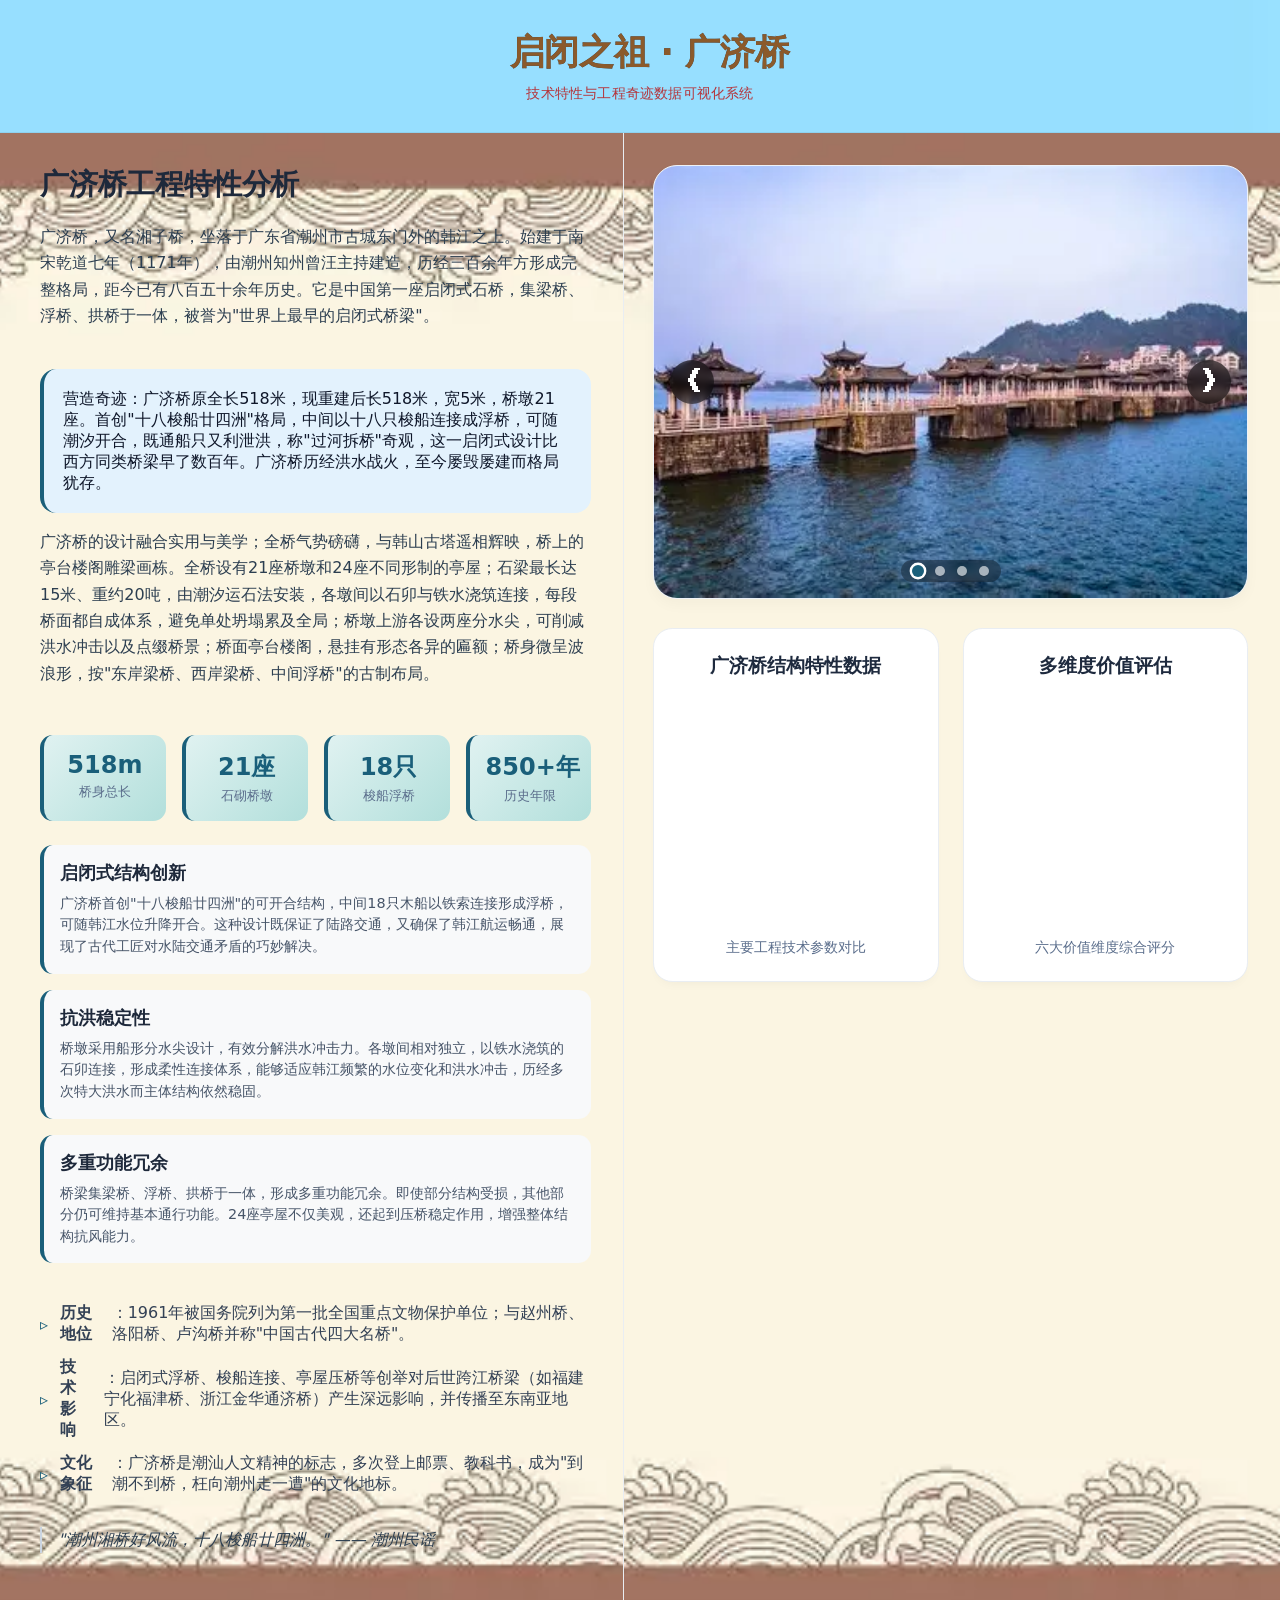
<file: guangji.html>
<!DOCTYPE html>
<html lang="zh-CN">
<head>
    <meta charset="UTF-8">
    <meta name="viewport" content="width=device-width, initial-scale=1.0, viewport-fit=cover">
    <title>广济桥 - 技术特性数据可视化</title>
    <!-- 引入ECharts库 -->
    <script src="https://cdn.staticfile.org/echarts/5.4.3/echarts.min.js"></script>
    <style>
        * {
            margin: 0;
            padding: 0;
            box-sizing: border-box;
        }

        html, body {
            width: 100%;
            height: 100%;
            margin: 0;
            padding: 0;
        }

        body {
            background: #f5f7fa;
            font-family: 'Inter', system-ui, -apple-system, 'Segoe UI', Roboto, 'Helvetica Neue', sans-serif;
        }

        .layout-card {
            width: 100%;
            margin: 0;
            background: rgba(255, 255, 255, 0.95);
            box-shadow: 0 8px 20px rgba(0, 0, 0, 0.08);
            overflow: hidden;
            border-radius: 0;
        }

        .global-header {
            background: url('赵州桥背景.jpg') no-repeat center center;
            background-size: cover;
            padding: 1.8rem 2.5rem;
            border-bottom: 1px solid rgba(0, 0, 0, 0.06);
            box-shadow: 0 1px 2px rgba(0, 0, 0, 0.02);
            text-align: center;
        }

        .global-header h1 {
            font-size: 2.2rem;
            font-weight: 700;
            background: linear-gradient(135deg, #1E2A3E, #2C3E50);
            background-clip: text;
            -webkit-background-clip: text;
            color: #8b5a2b;
            letter-spacing: -0.3px;
            display: inline-block;
            padding-left: 1.2rem;
        }

        .global-header .sub {
            color: rgba(188, 11, 11, 0.8);
            margin-top: 0.5rem;
            font-size: 0.9rem;
            font-weight: 400;
            letter-spacing: 0.2px;
        }

        .content-split {
            display: grid;
            grid-template-columns: 1fr 1.05fr;
            gap: 0;
            background: #fefefe;
        }

        .left-text {
         background: url('赵州桥文字.jpg') no-repeat center center;
         background-size: cover;
         padding: 2rem 2rem 2rem 2.5rem;
         border-right: 1px solid #e9edf2;
         transition: all 0.2s;
       }

        .text-card {
            height: 100%;
            display: flex;
            flex-direction: column;
            justify-content: flex-start;
        }

        .text-card h2 {
            font-size: 1.8rem;
            font-weight: 600;
            color: #1e293b;
            margin-bottom: 1.2rem;
            letter-spacing: -0.2px;
        }

        .text-card p {
            color: #2c3e50;
            line-height: 1.65;
            font-size: 1rem;
            margin-bottom: 1.5rem;
        }

        .text-card .highlight {
            background: #e3f2fd;
            padding: 1.2rem;
            border-radius: 1rem;
            margin: 1rem 0;
            font-weight: 500;
            color: #0f172a;
            border-left: 4px solid #1a5f7a;
        }

        .text-card ul {
            list-style: none;
            margin-top: 0.5rem;
        }

        .text-card li {
            margin-bottom: 0.75rem;
            display: flex;
            align-items: center;
            gap: 0.75rem;
            color: #334155;
        }

        .text-card li::before {
            content: "▹";
            color: #1a5f7a;
            font-weight: bold;
        }

        .right-area {
           display: flex;
           flex-direction: column;
           background: url('赵州桥文字.jpg') no-repeat center center;
           background-size: cover;
           padding: 2rem 2rem 2rem 1.8rem;
           gap: 1.8rem;
       }

        .image-carousel {
            position: relative;
            background: #f8fafc;
            border-radius: 1.5rem;
            overflow: hidden;
            box-shadow: 0 6px 14px rgba(0, 0, 0, 0.03);
            border: 1px solid #eef2f8;
            min-height: 260px;
            display: flex;
            align-items: center;
            justify-content: center;
        }

        .carousel-img {
            width: 100%;
            height: auto;
            display: block;
            object-fit: cover;
            transition: opacity 0.2s ease;
        }

        .carousel-btn {
            position: absolute;
            top: 50%;
            transform: translateY(-50%);
            background: rgba(0, 0, 0, 0.55);
            backdrop-filter: blur(4px);
            border: none;
            color: white;
            font-size: 2rem;
            font-weight: 500;
            width: 44px;
            height: 44px;
            border-radius: 60px;
            display: flex;
            align-items: center;
            justify-content: center;
            cursor: pointer;
            transition: all 0.2s ease;
            z-index: 20;
            font-family: monospace;
            line-height: 1;
            padding: 0;
            box-shadow: 0 2px 8px rgba(0,0,0,0.2);
        }

        .carousel-btn:hover {
            background: rgba(0, 0, 0, 0.85);
            transform: translateY(-50%) scale(1.03);
        }

        .carousel-btn.prev {
            left: 16px;
        }

        .carousel-btn.next {
            right: 16px;
        }

        .carousel-dots {
            position: absolute;
            bottom: 16px;
            left: 0;
            right: 0;
            display: flex;
            justify-content: center;
            gap: 12px;
            z-index: 20;
            padding: 6px 12px;
            background: rgba(0,0,0,0.3);
            backdrop-filter: blur(4px);
            border-radius: 40px;
            width: fit-content;
            margin: 0 auto;
            pointer-events: none;
        }

        .dot {
            width: 10px;
            height: 10px;
            background-color: rgba(255, 255, 255, 0.6);
            border-radius: 50%;
            transition: all 0.2s;
            cursor: pointer;
            pointer-events: auto;
            box-shadow: 0 1px 2px rgba(0,0,0,0.2);
        }

        .dot.active {
            background-color: #1a5f7a;
            transform: scale(1.2);
            box-shadow: 0 0 0 2px white;
        }

        .dot:hover {
            background-color: #ffffff;
        }

        .charts-split {
            display: grid;
            grid-template-columns: 1fr 1fr;
            gap: 1.5rem;
        }

        .chart-card {
            background: #ffffff;
            border-radius: 1.2rem;
            border: 1px solid #e9edf2;
            box-shadow: 0 6px 12px -6px rgba(0, 0, 0, 0.05);
            transition: all 0.25s ease;
            min-height: 260px;
            display: flex;
            flex-direction: column;
            overflow: hidden;
        }

        .chart-container {
            padding: 1.5rem 1rem;
            flex: 1;
            display: flex;
            flex-direction: column;
            align-items: center;
            justify-content: center;
            min-height: 220px;
        }

        .chart-title {
            font-size: 1.2rem;
            font-weight: 600;
            color: #1e2a3e;
            margin-bottom: 0.8rem;
            text-align: center;
        }

        .chart-description {
            font-size: 0.85rem;
            color: #5b6e8c;
            margin-top: 0.4rem;
            text-align: center;
            line-height: 1.4;
        }

        /* 新增：技术特性卡片样式 */
        .tech-stats-container {
            display: grid;
            grid-template-columns: repeat(auto-fit, minmax(120px, 1fr));
            gap: 1rem;
            margin-top: 1.5rem;
        }

        .tech-stat-box {
            background: linear-gradient(135deg, #e0f2f1, #b2dfdb);
            padding: 1rem;
            border-radius: 0.8rem;
            text-align: center;
            border-left: 4px solid #1a5f7a;
        }

        .stat-value {
            font-size: 1.5rem;
            font-weight: bold;
            color: #1a5f7a;
        }

        .stat-label {
            font-size: 0.8rem;
            color: #5b6e8c;
            margin-top: 0.3rem;
        }

        .feature-item {
            background: #f8f9fa;
            padding: 1rem;
            border-radius: 0.8rem;
            margin-bottom: 1rem;
            border-left: 4px solid #1a5f7a;
        }

        .feature-title {
            color: #1e293b;
            font-size: 1.1rem;
            font-weight: 600;
            margin-bottom: 0.5rem;
        }

        .feature-desc {
            color: #475569;
            line-height: 1.5;
            font-size: 0.9rem;
        }

        @media (max-width: 950px) {
            .content-split {
                grid-template-columns: 1fr;
                gap: 0;
            }
            .left-text {
                border-right: none;
                border-bottom: 1px solid #e9edf2;
                padding: 1.8rem;
            }
            .right-area {
                padding: 1.8rem;
            }
            .global-header h1 {
                font-size: 1.8rem;
            }
            .carousel-btn {
                width: 38px;
                height: 38px;
                font-size: 1.8rem;
            }
        }

        @media (max-width: 640px) {
            .charts-split {
                grid-template-columns: 1fr;
                gap: 1rem;
            }
            .chart-card {
                min-height: 220px;
            }
            .right-area {
                gap: 1.2rem;
            }
            .global-header {
                padding: 1.2rem 1.5rem;
            }
            .text-card h2 {
                font-size: 1.5rem;
            }
            .carousel-btn {
                width: 32px;
                height: 32px;
                font-size: 1.4rem;
            }
            .carousel-dots {
                bottom: 8px;
                gap: 8px;
            }
            .dot {
                width: 8px;
                height: 8px;
            }
        }

        @import url('https://fonts.googleapis.com/css2?family=Inter:opsz,wght@14..32,300;14..32,400;14..32,500;14..32,600;14..32,700&display=swap');
    </style>
</head>
<body>
<div class="layout-card">
    <!-- 全局第一行：标题部分 -->
    <div class="global-header">
        <h1>启闭之祖 · 广济桥</h1>
        <div class="sub">技术特性与工程奇迹数据可视化系统</div>
    </div>

    <!-- 内容区域：左右分开 -->
    <div class="content-split">
        <!-- 左侧文字区域 -->
        <div class="left-text">
            <div class="text-card">
                <h2>广济桥工程特性分析</h2>
                
                <p>广济桥，又名湘子桥，坐落于广东省潮州市古城东门外的韩江之上。始建于南宋乾道七年（1171年），由潮州知州曾汪主持建造，历经三百余年方形成完整格局，距今已有八百五十余年历史。它是中国第一座启闭式石桥，集梁桥、浮桥、拱桥于一体，被誉为"世界上最早的启闭式桥梁"。</p>

                <div class="highlight">
                    营造奇迹：广济桥原全长518米，现重建后长518米，宽5米，桥墩21座。首创"十八梭船廿四洲"格局，中间以十八只梭船连接成浮桥，可随潮汐开合，既通船只又利泄洪，称"过河拆桥"奇观，这一启闭式设计比西方同类桥梁早了数百年。广济桥历经洪水战火，至今屡毁屡建而格局犹存。
                </div>

                <p>广济桥的设计融合实用与美学；全桥气势磅礴，与韩山古塔遥相辉映，桥上的亭台楼阁雕梁画栋。全桥设有21座桥墩和24座不同形制的亭屋；石梁最长达15米、重约20吨，由潮汐运石法安装，各墩间以石卯与铁水浇筑连接，每段桥面都自成体系，避免单处坍塌累及全局；桥墩上游各设两座分水尖，可削减洪水冲击以及点缀桥景；桥面亭台楼阁，悬挂有形态各异的匾额；桥身微呈波浪形，按"东岸梁桥、西岸梁桥、中间浮桥"的古制布局。</p>

                <!-- 广济桥技术特性统计 -->
                <div class="tech-stats-container">
                    <div class="tech-stat-box">
                        <div class="stat-value">518m</div>
                        <div class="stat-label">桥身总长</div>
                    </div>
                    <div class="tech-stat-box">
                        <div class="stat-value">21座</div>
                        <div class="stat-label">石砌桥墩</div>
                    </div>
                    <div class="tech-stat-box">
                        <div class="stat-value">18只</div>
                        <div class="stat-label">梭船浮桥</div>
                    </div>
                    <div class="tech-stat-box">
                        <div class="stat-value">850+年</div>
                        <div class="stat-label">历史年限</div>
                    </div>
                </div>

                <!-- 技术特性详细分析 -->
                <div style="margin-top: 1.5rem;">
                    <div class="feature-item">
                        <div class="feature-title">启闭式结构创新</div>
                        <div class="feature-desc">广济桥首创"十八梭船廿四洲"的可开合结构，中间18只木船以铁索连接形成浮桥，可随韩江水位升降开合。这种设计既保证了陆路交通，又确保了韩江航运畅通，展现了古代工匠对水陆交通矛盾的巧妙解决。</div>
                    </div>
                    
                    <div class="feature-item">
                        <div class="feature-title">抗洪稳定性</div>
                        <div class="feature-desc">桥墩采用船形分水尖设计，有效分解洪水冲击力。各墩间相对独立，以铁水浇筑的石卯连接，形成柔性连接体系，能够适应韩江频繁的水位变化和洪水冲击，历经多次特大洪水而主体结构依然稳固。</div>
                    </div>
                    
                    <div class="feature-item">
                        <div class="feature-title">多重功能冗余</div>
                        <div class="feature-desc">桥梁集梁桥、浮桥、拱桥于一体，形成多重功能冗余。即使部分结构受损，其他部分仍可维持基本通行功能。24座亭屋不仅美观，还起到压桥稳定作用，增强整体结构抗风能力。</div>
                    </div>
                </div>

                <ul style="margin-top: 1.5rem;">
                    <li><strong>历史地位</strong>：1961年被国务院列为第一批全国重点文物保护单位；与赵州桥、洛阳桥、卢沟桥并称"中国古代四大名桥"。</li>
                    <li><strong>技术影响</strong>：启闭式浮桥、梭船连接、亭屋压桥等创举对后世跨江桥梁（如福建宁化福津桥、浙江金华通济桥）产生深远影响，并传播至东南亚地区。</li>
                    <li><strong>文化象征</strong>：广济桥是潮汕人文精神的标志，多次登上邮票、教科书，成为"到潮不到桥，枉向潮州走一遭"的文化地标。</li>
                </ul>

                <p style="margin-top: 1.2rem; font-style: italic; border-left: 2px solid #cbd5e1; padding-left: 1rem;">
                    "潮州湘桥好风流，十八梭船廿四洲。" —— 潮州民谣
                </p>
            </div>
        </div>

        <!-- 右侧区域：上下结构 -->
        <div class="right-area">
            <!-- 右侧上半部分：图集轮播组件 -->
            <div class="image-carousel" id="guangjiCarousel">
                <img class="carousel-img" id="carouselImage" src="" alt="广济桥图集">
                <button class="carousel-btn prev" id="prevBtn" aria-label="上一张">❮</button>
                <button class="carousel-btn next" id="nextBtn" aria-label="下一张">❯</button>
                <div class="carousel-dots" id="dotsContainer"></div>
            </div>

            <!-- 右侧下半部分：图表区域 -->
            <div class="charts-split">
                <!-- 左侧图表容器：结构特性柱状图 -->
                <div class="chart-card">
                    <div class="chart-container">
                        <div class="chart-title">广济桥结构特性数据</div>
                        <div id="structureChart" style="width: 100%; height: 240px;"></div>
                        <div class="chart-description">主要工程技术参数对比</div>
                    </div>
                </div>
                
                <!-- 右侧图表容器：多维度价值雷达图 -->
                <div class="chart-card">
                    <div class="chart-container">
                        <div class="chart-title">多维度价值评估</div>
                        <div id="radarChart" style="width: 100%; height: 240px;"></div>
                        <div class="chart-description">六大价值维度综合评分</div>
                    </div>
                </div>
            </div>
        </div>
    </div>
</div>

<script>
    // 广济桥图片轮播
    (function() {
        const imageList = [
            {
                src: "广济桥1.jpg",
                alt: "广济桥全景 - 世界最早的启闭式桥梁"
            },
            {
                src: "广济桥2.jpg",
                alt: "广济桥侧面景观与韩江"
            },
            {
                src: "广济桥3.jpg",
                alt: "广济桥亭屋与建筑细节"
            },
            {
                src: "广济桥4.jpg",
                alt: "广济桥梭船浮桥特写"
            }
        ];
        
        let currentIndex = 0;
        const carouselImg = document.getElementById('carouselImage');
        const prevBtn = document.getElementById('prevBtn');
        const nextBtn = document.getElementById('nextBtn');
        const dotsContainer = document.getElementById('dotsContainer');
        
        function generateDots() {
            dotsContainer.innerHTML = '';
            for (let i = 0; i < imageList.length; i++) {
                const dot = document.createElement('span');
                dot.classList.add('dot');
                if (i === currentIndex) dot.classList.add('active');
                dot.dataset.index = i;
                dot.addEventListener('click', (e) => {
                    e.stopPropagation();
                    const idx = parseInt(e.currentTarget.dataset.index);
                    if (!isNaN(idx) && idx !== currentIndex) {
                        currentIndex = idx;
                        updateImageAndDots();
                    }
                });
                dotsContainer.appendChild(dot);
            }
        }
        
        function updateImageAndDots() {
            if (!imageList.length) return;
            const currentImage = imageList[currentIndex];
            carouselImg.src = currentImage.src;
            carouselImg.alt = currentImage.alt;
            
            const dots = document.querySelectorAll('.dot');
            dots.forEach((dot, idx) => {
                if (idx === currentIndex) {
                    dot.classList.add('active');
                } else {
                    dot.classList.remove('active');
                }
            });
        }
        
        function nextImage() {
            if (imageList.length === 0) return;
            currentIndex = (currentIndex + 1) % imageList.length;
            updateImageAndDots();
        }
        
        function prevImage() {
            if (imageList.length === 0) return;
            currentIndex = (currentIndex - 1 + imageList.length) % imageList.length;
            updateImageAndDots();
        }
        
        function initCarousel() {
            if (imageList.length === 0) {
                carouselImg.src = "https://picsum.photos/id/104/800/500?grayscale";
                carouselImg.alt = "暂无广济桥图片";
                return;
            }
            generateDots();
            currentIndex = 0;
            updateImageAndDots();
            
            if (prevBtn) prevBtn.addEventListener('click', (e) => {
                e.preventDefault();
                prevImage();
            });
            if (nextBtn) nextBtn.addEventListener('click', (e) => {
                e.preventDefault();
                nextImage();
            });
            
            window.addEventListener('keydown', (e) => {
                if (e.key === 'ArrowLeft') {
                    prevImage();
                    e.preventDefault();
                } else if (e.key === 'ArrowRight') {
                    nextImage();
                    e.preventDefault();
                }
            });
        }
        
        function handleImageError() {
            const fallbackImages = [
                "https://picsum.photos/id/20/800/500?grayscale",
                "https://picsum.photos/id/96/800/500?grayscale"
            ];
            let usedFallback = false;
            carouselImg.onerror = function() {
                if (!usedFallback) {
                    usedFallback = true;
                    carouselImg.src = fallbackImages[0];
                    carouselImg.alt = "广济桥示意图片 (备用)";
                }
            };
        }
        
        initCarousel();
        handleImageError();
    })();
</script>

<script>
    // 初始化ECharts图表
    document.addEventListener('DOMContentLoaded', function() {
        if (typeof echarts === 'undefined') {
            console.error("ECharts未加载成功");
            return;
        }
        
        // 1. 结构特性柱状图
        const structureChart = echarts.init(document.getElementById('structureChart'));
        const structureOption = {
            tooltip: {
                trigger: 'axis',
                axisPointer: { type: 'shadow' },
                formatter: function(params) {
                    let result = params[0].name + '<br/>';
                    params.forEach(function(item) {
                        result += item.marker + item.seriesName + ': ' + item.value;
                        if (item.seriesName === '数值') {
                            if (params[0].name === '桥身长度') {
                                result += ' 米';
                            } else if (params[0].name === '历史年限') {
                                result += ' 年';
                            } else if (params[0].name === '桥墩数量') {
                                result += ' 座';
                            } else if (params[0].name === '梭船数量') {
                                result += ' 只';
                            }
                        }
                        result += '<br/>';
                    });
                    return result;
                }
            },
            grid: {
                left: '3%',
                right: '4%',
                bottom: '3%',
                top: '10%',
                containLabel: true
            },
            xAxis: {
                type: 'category',
                data: ['桥身长度', '桥墩数量', '梭船数量', '亭屋数量', '历史年限'],
                axisLine: { lineStyle: { color: '#7f8c8d' } },
                axisLabel: { 
                    color: '#5b6e8c',
                    fontSize: 12
                }
            },
            yAxis: {
                type: 'value',
                name: '数值',
                axisLine: { lineStyle: { color: '#7f8c8d' } },
                axisLabel: { 
                    color: '#5b6e8c',
                    fontSize: 12
                },
                splitLine: { 
                    lineStyle: { 
                        color: '#e9edf2',
                        type: 'dashed'
                    }
                }
            },
            series: [
                {
                    name: '数值',
                    type: 'bar',
                    barWidth: '60%',
                    data: [
                        { value: 518, itemStyle: { color: '#1a5f7a' } },
                        { value: 21, itemStyle: { color: '#2a7a94' } },
                        { value: 18, itemStyle: { color: '#3a94a9' } },
                        { value: 24, itemStyle: { color: '#4aadbe' } },
                        { value: 850, itemStyle: { color: '#5ac7d3' } }
                    ],
                    label: {
                        show: true,
                        position: 'top',
                        color: '#1e293b',
                        fontWeight: 'bold',
                        fontSize: 12
                    },
                    itemStyle: {
                        borderRadius: [4, 4, 0, 0]
                    }
                }
            ]
        };
        structureChart.setOption(structureOption);
        
        // 2. 多维度价值雷达图
        const radarChart = echarts.init(document.getElementById('radarChart'));
        const radarOption = {
            tooltip: {
                trigger: 'item'
            },
            radar: {
                indicator: [
                    { name: '历史价值', max: 10 },
                    { name: '技术创新', max: 10 },
                    { name: '文化意义', max: 10 },
                    { name: '艺术价值', max: 10 },
                    { name: '工程难度', max: 10 },
                    { name: '旅游价值', max: 10 }
                ],
                center: ['50%', '50%'],
                radius: '60%',
                axisName: { 
                    color: '#5b6e8c',
                    fontSize: 12
                },
                splitLine: {
                    lineStyle: {
                        color: '#e9edf2'
                    }
                },
                splitArea: {
                    show: true,
                    areaStyle: {
                        color: ['rgba(255,255,255,0.8)', 'rgba(240,242,245,0.6)']
                    }
                },
                axisLine: {
                    lineStyle: {
                        color: '#cbd5e1'
                    }
                }
            },
            series: [
                {
                    type: 'radar',
                    data: [
                        {
                            value: [9.2, 9.8, 9.5, 8.9, 9.7, 8.5],
                            name: '广济桥',
                            areaStyle: { 
                                color: 'rgba(26, 95, 122, 0.3)' 
                            },
                            lineStyle: { 
                                color: '#1a5f7a',
                                width: 2
                            },
                            itemStyle: { 
                                color: '#1a5f7a' 
                            },
                            label: {
                                show: true,
                                formatter: function(params) {
                                    return params.value;
                                },
                                color: '#1e293b',
                                fontWeight: 'bold',
                                fontSize: 11
                            }
                        }
                    ]
                }
            ]
        };
        radarChart.setOption(radarOption);
        
        // 窗口大小变化时重绘
        window.addEventListener('resize', function() {
            structureChart.resize();
            radarChart.resize();
        });
    });
</script>
</body>
</html>
</file>
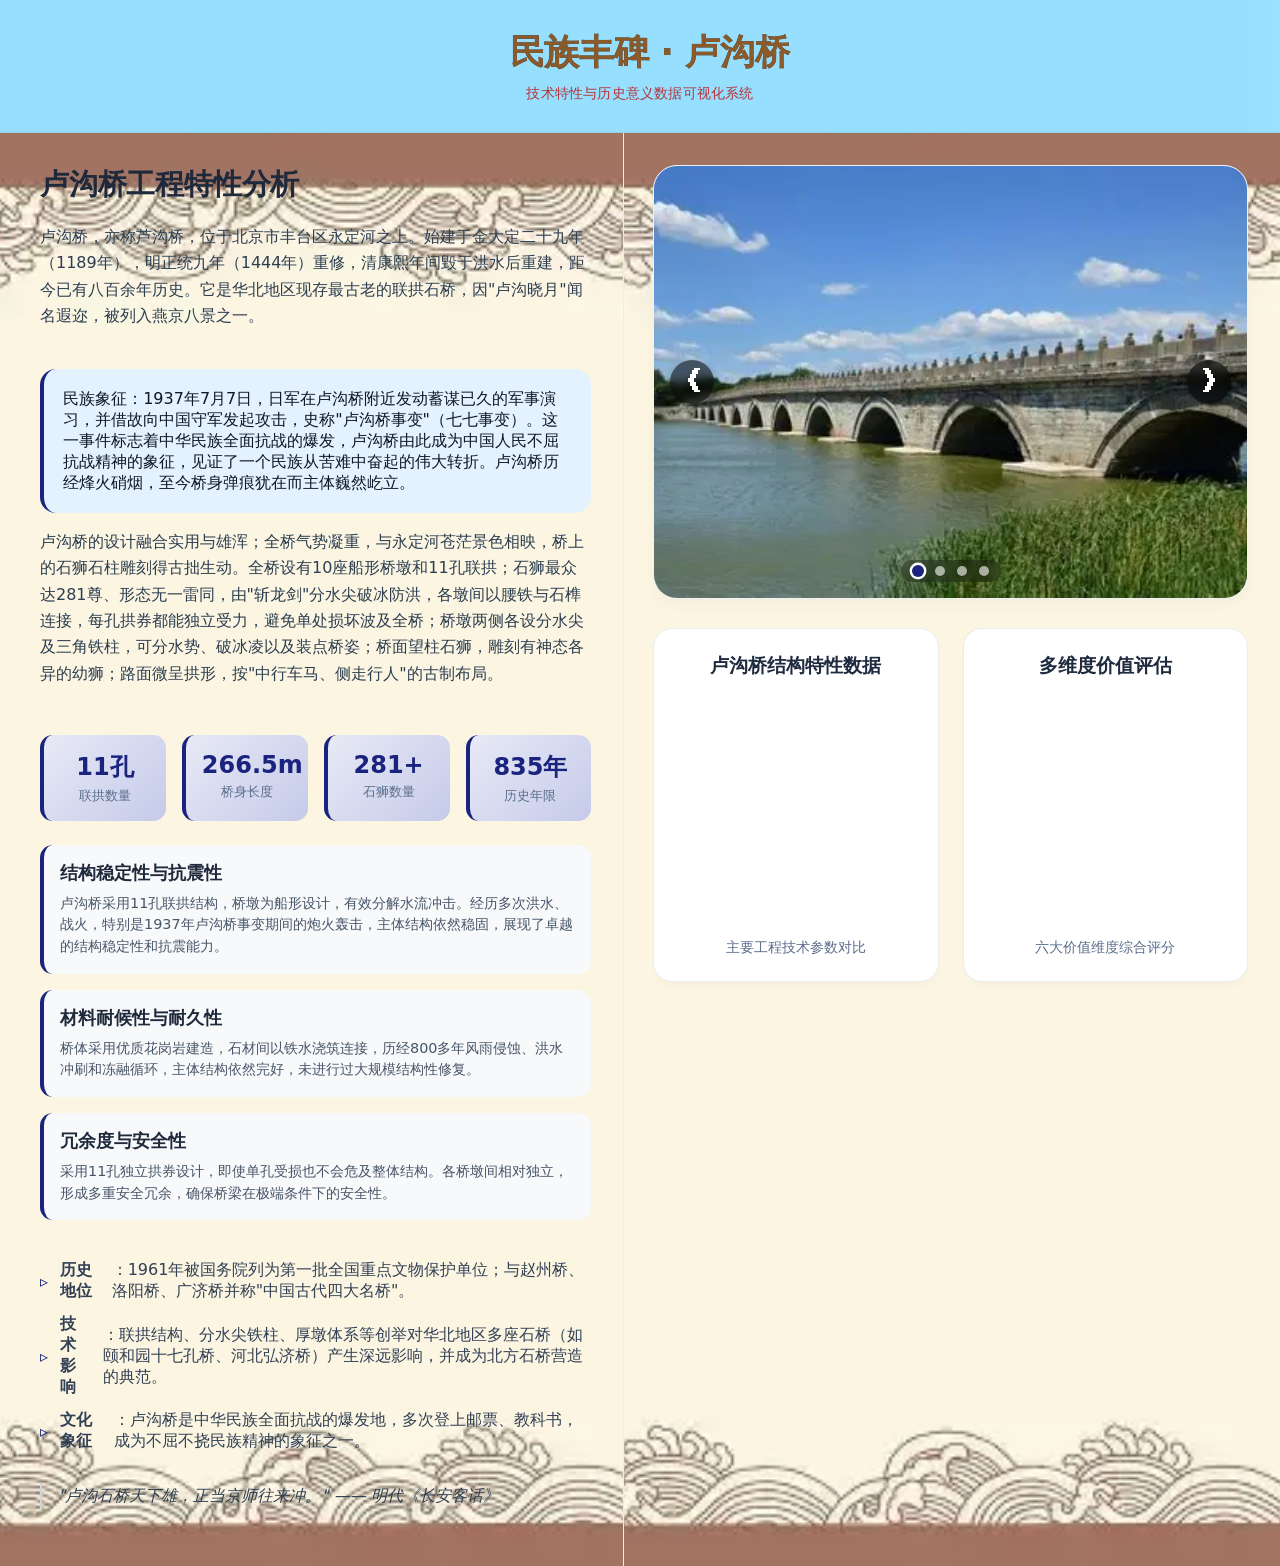
<file: lugou.html>
<!DOCTYPE html>
<html lang="zh-CN">
<head>
    <meta charset="UTF-8">
    <meta name="viewport" content="width=device-width, initial-scale=1.0, viewport-fit=cover">
    <title>卢沟桥 - 技术特性数据可视化</title>
    <!-- 引入ECharts库 -->
    <script src="https://cdn.staticfile.org/echarts/5.4.3/echarts.min.js"></script>
    <style>
        * {
            margin: 0;
            padding: 0;
            box-sizing: border-box;
        }

        html, body {
            width: 100%;
            height: 100%;
            margin: 0;
            padding: 0;
        }

        body {
            background: #f5f7fa;
            font-family: 'Inter', system-ui, -apple-system, 'Segoe UI', Roboto, 'Helvetica Neue', sans-serif;
        }

        .layout-card {
            width: 100%;
            margin: 0;
            background: rgba(255, 255, 255, 0.95);
            box-shadow: 0 8px 20px rgba(0, 0, 0, 0.08);
            overflow: hidden;
            border-radius: 0;
        }

        .global-header {
            background: url('赵州桥背景.jpg') no-repeat center center;
            background-size: cover;
            padding: 1.8rem 2.5rem;
            border-bottom: 1px solid rgba(0, 0, 0, 0.06);
            box-shadow: 0 1px 2px rgba(0, 0, 0, 0.02);
            text-align: center;
        }

        .global-header h1 {
            font-size: 2.2rem;
            font-weight: 700;
            background: linear-gradient(135deg, #1E2A3E, #2C3E50);
            background-clip: text;
            -webkit-background-clip: text;
            color: #8b5a2b;
            letter-spacing: -0.3px;
            display: inline-block;
            padding-left: 1.2rem;
        }

        .global-header .sub {
            color: rgba(188, 11, 11, 0.8);
            margin-top: 0.5rem;
            font-size: 0.9rem;
            font-weight: 400;
            letter-spacing: 0.2px;
        }

        .content-split {
            display: grid;
            grid-template-columns: 1fr 1.05fr;
            gap: 0;
            background: #fefefe;
        }

        .left-text {
         background: url('赵州桥文字.jpg') no-repeat center center;
         background-size: cover;
         padding: 2rem 2rem 2rem 2.5rem;
         border-right: 1px solid #e9edf2;
         transition: all 0.2s;
       }

        .text-card {
            height: 100%;
            display: flex;
            flex-direction: column;
            justify-content: flex-start;
        }

        .text-card h2 {
            font-size: 1.8rem;
            font-weight: 600;
            color: #1e293b;
            margin-bottom: 1.2rem;
            letter-spacing: -0.2px;
        }

        .text-card p {
            color: #2c3e50;
            line-height: 1.65;
            font-size: 1rem;
            margin-bottom: 1.5rem;
        }

        .text-card .highlight {
            background: #e3f2fd;
            padding: 1.2rem;
            border-radius: 1rem;
            margin: 1rem 0;
            font-weight: 500;
            color: #0f172a;
            border-left: 4px solid #1a237e;
        }

        .text-card ul {
            list-style: none;
            margin-top: 0.5rem;
        }

        .text-card li {
            margin-bottom: 0.75rem;
            display: flex;
            align-items: center;
            gap: 0.75rem;
            color: #334155;
        }

        .text-card li::before {
            content: "▹";
            color: #1a237e;
            font-weight: bold;
        }

        .right-area {
           display: flex;
           flex-direction: column;
           background: url('赵州桥文字.jpg') no-repeat center center;
           background-size: cover;
           padding: 2rem 2rem 2rem 1.8rem;
           gap: 1.8rem;
       }

        .image-carousel {
            position: relative;
            background: #f8fafc;
            border-radius: 1.5rem;
            overflow: hidden;
            box-shadow: 0 6px 14px rgba(0, 0, 0, 0.03);
            border: 1px solid #eef2f8;
            min-height: 260px;
            display: flex;
            align-items: center;
            justify-content: center;
        }

        .carousel-img {
            width: 100%;
            height: auto;
            display: block;
            object-fit: cover;
            transition: opacity 0.2s ease;
        }

        .carousel-btn {
            position: absolute;
            top: 50%;
            transform: translateY(-50%);
            background: rgba(0, 0, 0, 0.55);
            backdrop-filter: blur(4px);
            border: none;
            color: white;
            font-size: 2rem;
            font-weight: 500;
            width: 44px;
            height: 44px;
            border-radius: 60px;
            display: flex;
            align-items: center;
            justify-content: center;
            cursor: pointer;
            transition: all 0.2s ease;
            z-index: 20;
            font-family: monospace;
            line-height: 1;
            padding: 0;
            box-shadow: 0 2px 8px rgba(0,0,0,0.2);
        }

        .carousel-btn:hover {
            background: rgba(0, 0, 0, 0.85);
            transform: translateY(-50%) scale(1.03);
        }

        .carousel-btn.prev {
            left: 16px;
        }

        .carousel-btn.next {
            right: 16px;
        }

        .carousel-dots {
            position: absolute;
            bottom: 16px;
            left: 0;
            right: 0;
            display: flex;
            justify-content: center;
            gap: 12px;
            z-index: 20;
            padding: 6px 12px;
            background: rgba(0,0,0,0.3);
            backdrop-filter: blur(4px);
            border-radius: 40px;
            width: fit-content;
            margin: 0 auto;
            pointer-events: none;
        }

        .dot {
            width: 10px;
            height: 10px;
            background-color: rgba(255, 255, 255, 0.6);
            border-radius: 50%;
            transition: all 0.2s;
            cursor: pointer;
            pointer-events: auto;
            box-shadow: 0 1px 2px rgba(0,0,0,0.2);
        }

        .dot.active {
            background-color: #1a237e;
            transform: scale(1.2);
            box-shadow: 0 0 0 2px white;
        }

        .dot:hover {
            background-color: #ffffff;
        }

        .charts-split {
            display: grid;
            grid-template-columns: 1fr 1fr;
            gap: 1.5rem;
        }

        .chart-card {
            background: #ffffff;
            border-radius: 1.2rem;
            border: 1px solid #e9edf2;
            box-shadow: 0 6px 12px -6px rgba(0, 0, 0, 0.05);
            transition: all 0.25s ease;
            min-height: 260px;
            display: flex;
            flex-direction: column;
            overflow: hidden;
        }

        .chart-container {
            padding: 1.5rem 1rem;
            flex: 1;
            display: flex;
            flex-direction: column;
            align-items: center;
            justify-content: center;
            min-height: 220px;
        }

        .chart-title {
            font-size: 1.2rem;
            font-weight: 600;
            color: #1e2a3e;
            margin-bottom: 0.8rem;
            text-align: center;
        }

        .chart-description {
            font-size: 0.85rem;
            color: #5b6e8c;
            margin-top: 0.4rem;
            text-align: center;
            line-height: 1.4;
        }

        /* 新增：技术特性卡片样式 */
        .tech-stats-container {
            display: grid;
            grid-template-columns: repeat(auto-fit, minmax(120px, 1fr));
            gap: 1rem;
            margin-top: 1.5rem;
        }

        .tech-stat-box {
            background: linear-gradient(135deg, #e8eaf6, #c5cae9);
            padding: 1rem;
            border-radius: 0.8rem;
            text-align: center;
            border-left: 4px solid #1a237e;
        }

        .stat-value {
            font-size: 1.5rem;
            font-weight: bold;
            color: #1a237e;
        }

        .stat-label {
            font-size: 0.8rem;
            color: #5b6e8c;
            margin-top: 0.3rem;
        }

        .feature-item {
            background: #f8f9fa;
            padding: 1rem;
            border-radius: 0.8rem;
            margin-bottom: 1rem;
            border-left: 4px solid #1a237e;
        }

        .feature-title {
            color: #1e293b;
            font-size: 1.1rem;
            font-weight: 600;
            margin-bottom: 0.5rem;
        }

        .feature-desc {
            color: #475569;
            line-height: 1.5;
            font-size: 0.9rem;
        }

        @media (max-width: 950px) {
            .content-split {
                grid-template-columns: 1fr;
                gap: 0;
            }
            .left-text {
                border-right: none;
                border-bottom: 1px solid #e9edf2;
                padding: 1.8rem;
            }
            .right-area {
                padding: 1.8rem;
            }
            .global-header h1 {
                font-size: 1.8rem;
            }
            .carousel-btn {
                width: 38px;
                height: 38px;
                font-size: 1.8rem;
            }
        }

        @media (max-width: 640px) {
            .charts-split {
                grid-template-columns: 1fr;
                gap: 1rem;
            }
            .chart-card {
                min-height: 220px;
            }
            .right-area {
                gap: 1.2rem;
            }
            .global-header {
                padding: 1.2rem 1.5rem;
            }
            .text-card h2 {
                font-size: 1.5rem;
            }
            .carousel-btn {
                width: 32px;
                height: 32px;
                font-size: 1.4rem;
            }
            .carousel-dots {
                bottom: 8px;
                gap: 8px;
            }
            .dot {
                width: 8px;
                height: 8px;
            }
        }

        @import url('https://fonts.googleapis.com/css2?family=Inter:opsz,wght@14..32,300;14..32,400;14..32,500;14..32,600;14..32,700&display=swap');
    </style>
</head>
<body>
<div class="layout-card">
    <!-- 全局第一行：标题部分 -->
    <div class="global-header">
        <h1>民族丰碑 · 卢沟桥</h1>
        <div class="sub">技术特性与历史意义数据可视化系统</div>
    </div>

    <!-- 内容区域：左右分开 -->
    <div class="content-split">
        <!-- 左侧文字区域 -->
        <div class="left-text">
            <div class="text-card">
                <h2>卢沟桥工程特性分析</h2>
                
                <p>卢沟桥，亦称芦沟桥，位于北京市丰台区永定河之上。始建于金大定二十九年（1189年），明正统九年（1444年）重修，清康熙年间毁于洪水后重建，距今已有八百余年历史。它是华北地区现存最古老的联拱石桥，因"卢沟晓月"闻名遐迩，被列入燕京八景之一。</p>

                <div class="highlight">
                    民族象征：1937年7月7日，日军在卢沟桥附近发动蓄谋已久的军事演习，并借故向中国守军发起攻击，史称"卢沟桥事变"（七七事变）。这一事件标志着中华民族全面抗战的爆发，卢沟桥由此成为中国人民不屈抗战精神的象征，见证了一个民族从苦难中奋起的伟大转折。卢沟桥历经烽火硝烟，至今桥身弹痕犹在而主体巍然屹立。
                </div>

                <p>卢沟桥的设计融合实用与雄浑；全桥气势凝重，与永定河苍茫景色相映，桥上的石狮石柱雕刻得古拙生动。全桥设有10座船形桥墩和11孔联拱；石狮最众达281尊、形态无一雷同，由"斩龙剑"分水尖破冰防洪，各墩间以腰铁与石榫连接，每孔拱券都能独立受力，避免单处损坏波及全桥；桥墩两侧各设分水尖及三角铁柱，可分水势、破冰凌以及装点桥姿；桥面望柱石狮，雕刻有神态各异的幼狮；路面微呈拱形，按"中行车马、侧走行人"的古制布局。</p>

                <!-- 卢沟桥技术特性统计 -->
                <div class="tech-stats-container">
                    <div class="tech-stat-box">
                        <div class="stat-value">11孔</div>
                        <div class="stat-label">联拱数量</div>
                    </div>
                    <div class="tech-stat-box">
                        <div class="stat-value">266.5m</div>
                        <div class="stat-label">桥身长度</div>
                    </div>
                    <div class="tech-stat-box">
                        <div class="stat-value">281+</div>
                        <div class="stat-label">石狮数量</div>
                    </div>
                    <div class="tech-stat-box">
                        <div class="stat-value">835年</div>
                        <div class="stat-label">历史年限</div>
                    </div>
                </div>

                <!-- 技术特性详细分析 -->
                <div style="margin-top: 1.5rem;">
                    <div class="feature-item">
                        <div class="feature-title">结构稳定性与抗震性</div>
                        <div class="feature-desc">卢沟桥采用11孔联拱结构，桥墩为船形设计，有效分解水流冲击。经历多次洪水、战火，特别是1937年卢沟桥事变期间的炮火轰击，主体结构依然稳固，展现了卓越的结构稳定性和抗震能力。</div>
                    </div>
                    
                    <div class="feature-item">
                        <div class="feature-title">材料耐候性与耐久性</div>
                        <div class="feature-desc">桥体采用优质花岗岩建造，石材间以铁水浇筑连接，历经800多年风雨侵蚀、洪水冲刷和冻融循环，主体结构依然完好，未进行过大规模结构性修复。</div>
                    </div>
                    
                    <div class="feature-item">
                        <div class="feature-title">冗余度与安全性</div>
                        <div class="feature-desc">采用11孔独立拱券设计，即使单孔受损也不会危及整体结构。各桥墩间相对独立，形成多重安全冗余，确保桥梁在极端条件下的安全性。</div>
                    </div>
                </div>

                <ul style="margin-top: 1.5rem;">
                    <li><strong>历史地位</strong>：1961年被国务院列为第一批全国重点文物保护单位；与赵州桥、洛阳桥、广济桥并称"中国古代四大名桥"。</li>
                    <li><strong>技术影响</strong>：联拱结构、分水尖铁柱、厚墩体系等创举对华北地区多座石桥（如颐和园十七孔桥、河北弘济桥）产生深远影响，并成为北方石桥营造的典范。</li>
                    <li><strong>文化象征</strong>：卢沟桥是中华民族全面抗战的爆发地，多次登上邮票、教科书，成为不屈不挠民族精神的象征之一。</li>
                </ul>

                <p style="margin-top: 1.2rem; font-style: italic; border-left: 2px solid #cbd5e1; padding-left: 1rem;">
                    "卢沟石桥天下雄，正当京师往来冲。" —— 明代《长安客话》
                </p>
            </div>
        </div>

        <!-- 右侧区域：上下结构 -->
        <div class="right-area">
            <!-- 右侧上半部分：图集轮播组件 -->
            <div class="image-carousel" id="lugouCarousel">
                <img class="carousel-img" id="carouselImage" src="" alt="卢沟桥图集">
                <button class="carousel-btn prev" id="prevBtn" aria-label="上一张">❮</button>
                <button class="carousel-btn next" id="nextBtn" aria-label="下一张">❯</button>
                <div class="carousel-dots" id="dotsContainer"></div>
            </div>

            <!-- 右侧下半部分：图表区域 -->
            <div class="charts-split">
                <!-- 左侧图表容器：结构特性柱状图 -->
                <div class="chart-card">
                    <div class="chart-container">
                        <div class="chart-title">卢沟桥结构特性数据</div>
                        <div id="structureChart" style="width: 100%; height: 240px;"></div>
                        <div class="chart-description">主要工程技术参数对比</div>
                    </div>
                </div>
                
                <!-- 右侧图表容器：历史意义雷达图 -->
                <div class="chart-card">
                    <div class="chart-container">
                        <div class="chart-title">多维度价值评估</div>
                        <div id="radarChart" style="width: 100%; height: 240px;"></div>
                        <div class="chart-description">六大价值维度综合评分</div>
                    </div>
                </div>
            </div>
        </div>
    </div>
</div>

<script>
    // 卢沟桥图片轮播
    (function() {
        const imageList = [
            {
                src: "卢沟桥1.jpg",
                alt: "卢沟桥全景 - 华北最古老联拱石桥"
            },
            {
                src: "卢沟桥2.jpg",
                alt: "卢沟桥侧面景观与永定河"
            },
            {
                src: "卢沟桥3.jpg",
                alt: "卢沟桥石狮特写 - 形态各异"
            },
            {
                src: "卢沟桥4.jpg",
                alt: "卢沟桥夜景与灯光"
            }
        ];
        
        let currentIndex = 0;
        const carouselImg = document.getElementById('carouselImage');
        const prevBtn = document.getElementById('prevBtn');
        const nextBtn = document.getElementById('nextBtn');
        const dotsContainer = document.getElementById('dotsContainer');
        
        function generateDots() {
            dotsContainer.innerHTML = '';
            for (let i = 0; i < imageList.length; i++) {
                const dot = document.createElement('span');
                dot.classList.add('dot');
                if (i === currentIndex) dot.classList.add('active');
                dot.dataset.index = i;
                dot.addEventListener('click', (e) => {
                    e.stopPropagation();
                    const idx = parseInt(e.currentTarget.dataset.index);
                    if (!isNaN(idx) && idx !== currentIndex) {
                        currentIndex = idx;
                        updateImageAndDots();
                    }
                });
                dotsContainer.appendChild(dot);
            }
        }
        
        function updateImageAndDots() {
            if (!imageList.length) return;
            const currentImage = imageList[currentIndex];
            carouselImg.src = currentImage.src;
            carouselImg.alt = currentImage.alt;
            
            const dots = document.querySelectorAll('.dot');
            dots.forEach((dot, idx) => {
                if (idx === currentIndex) {
                    dot.classList.add('active');
                } else {
                    dot.classList.remove('active');
                }
            });
        }
        
        function nextImage() {
            if (imageList.length === 0) return;
            currentIndex = (currentIndex + 1) % imageList.length;
            updateImageAndDots();
        }
        
        function prevImage() {
            if (imageList.length === 0) return;
            currentIndex = (currentIndex - 1 + imageList.length) % imageList.length;
            updateImageAndDots();
        }
        
        function initCarousel() {
            if (imageList.length === 0) {
                carouselImg.src = "https://picsum.photos/id/104/800/500?grayscale";
                carouselImg.alt = "暂无卢沟桥图片";
                return;
            }
            generateDots();
            currentIndex = 0;
            updateImageAndDots();
            
            if (prevBtn) prevBtn.addEventListener('click', (e) => {
                e.preventDefault();
                prevImage();
            });
            if (nextBtn) nextBtn.addEventListener('click', (e) => {
                e.preventDefault();
                nextImage();
            });
            
            window.addEventListener('keydown', (e) => {
                if (e.key === 'ArrowLeft') {
                    prevImage();
                    e.preventDefault();
                } else if (e.key === 'ArrowRight') {
                    nextImage();
                    e.preventDefault();
                }
            });
        }
        
        function handleImageError() {
            const fallbackImages = [
                "https://picsum.photos/id/20/800/500?grayscale",
                "https://picsum.photos/id/96/800/500?grayscale"
            ];
            let usedFallback = false;
            carouselImg.onerror = function() {
                if (!usedFallback) {
                    usedFallback = true;
                    carouselImg.src = fallbackImages[0];
                    carouselImg.alt = "卢沟桥示意图片 (备用)";
                }
            };
        }
        
        initCarousel();
        handleImageError();
    })();
</script>

<script>
    // 初始化ECharts图表
    document.addEventListener('DOMContentLoaded', function() {
        if (typeof echarts === 'undefined') {
            console.error("ECharts未加载成功");
            return;
        }
        
        // 1. 结构特性柱状图
        const structureChart = echarts.init(document.getElementById('structureChart'));
        const structureOption = {
            tooltip: {
                trigger: 'axis',
                axisPointer: { type: 'shadow' },
                formatter: function(params) {
                    let result = params[0].name + '<br/>';
                    params.forEach(function(item) {
                        result += item.marker + item.seriesName + ': ' + item.value;
                        if (item.seriesName === '数值') {
                            if (params[0].name === '桥身长度') {
                                result += ' 米';
                            } else if (params[0].name === '历史年限') {
                                result += ' 年';
                            } else if (params[0].name === '石狮数量') {
                                result += ' 个';
                            }
                        }
                        result += '<br/>';
                    });
                    return result;
                }
            },
            grid: {
                left: '3%',
                right: '4%',
                bottom: '3%',
                top: '10%',
                containLabel: true
            },
            xAxis: {
                type: 'category',
                data: ['桥身长度', '联拱数量', '桥面宽度', '石狮数量', '历史年限'],
                axisLine: { lineStyle: { color: '#7f8c8d' } },
                axisLabel: { 
                    color: '#5b6e8c',
                    fontSize: 12
                }
            },
            yAxis: {
                type: 'value',
                name: '数值',
                axisLine: { lineStyle: { color: '#7f8c8d' } },
                axisLabel: { 
                    color: '#5b6e8c',
                    fontSize: 12
                },
                splitLine: { 
                    lineStyle: { 
                        color: '#e9edf2',
                        type: 'dashed'
                    }
                }
            },
            series: [
                {
                    name: '数值',
                    type: 'bar',
                    barWidth: '60%',
                    data: [
                        { value: 266.5, itemStyle: { color: '#1a237e' } },
                        { value: 11, itemStyle: { color: '#283593' } },
                        { value: 7.5, itemStyle: { color: '#303f9f' } },
                        { value: 281, itemStyle: { color: '#3949ab' } },
                        { value: 835, itemStyle: { color: '#3f51b5' } }
                    ],
                    label: {
                        show: true,
                        position: 'top',
                        color: '#1e293b',
                        fontWeight: 'bold',
                        fontSize: 12
                    },
                    itemStyle: {
                        borderRadius: [4, 4, 0, 0]
                    }
                }
            ]
        };
        structureChart.setOption(structureOption);
        
        // 2. 多维度价值雷达图
        const radarChart = echarts.init(document.getElementById('radarChart'));
        const radarOption = {
            tooltip: {
                trigger: 'item'
            },
            radar: {
                indicator: [
                    { name: '历史价值', max: 10 },
                    { name: '文化意义', max: 10 },
                    { name: '工程技术', max: 10 },
                    { name: '艺术价值', max: 10 },
                    { name: '教育意义', max: 10 },
                    { name: '旅游价值', max: 10 }
                ],
                center: ['50%', '50%'],
                radius: '60%',
                axisName: { 
                    color: '#5b6e8c',
                    fontSize: 12
                },
                splitLine: {
                    lineStyle: {
                        color: '#e9edf2'
                    }
                },
                splitArea: {
                    show: true,
                    areaStyle: {
                        color: ['rgba(255,255,255,0.8)', 'rgba(240,242,245,0.6)']
                    }
                },
                axisLine: {
                    lineStyle: {
                        color: '#cbd5e1'
                    }
                }
            },
            series: [
                {
                    type: 'radar',
                    data: [
                        {
                            value: [9.8, 9.9, 8.5, 8.7, 9.5, 8.2],
                            name: '卢沟桥',
                            areaStyle: { 
                                color: 'rgba(26, 35, 126, 0.3)' 
                            },
                            lineStyle: { 
                                color: '#1a237e',
                                width: 2
                            },
                            itemStyle: { 
                                color: '#1a237e' 
                            },
                            label: {
                                show: true,
                                formatter: function(params) {
                                    return params.value;
                                },
                                color: '#1e293b',
                                fontWeight: 'bold',
                                fontSize: 11
                            }
                        }
                    ]
                }
            ]
        };
        radarChart.setOption(radarOption);
        
        // 窗口大小变化时重绘
        window.addEventListener('resize', function() {
            structureChart.resize();
            radarChart.resize();
        });
    });
</script>
</body>
</html>
</file>
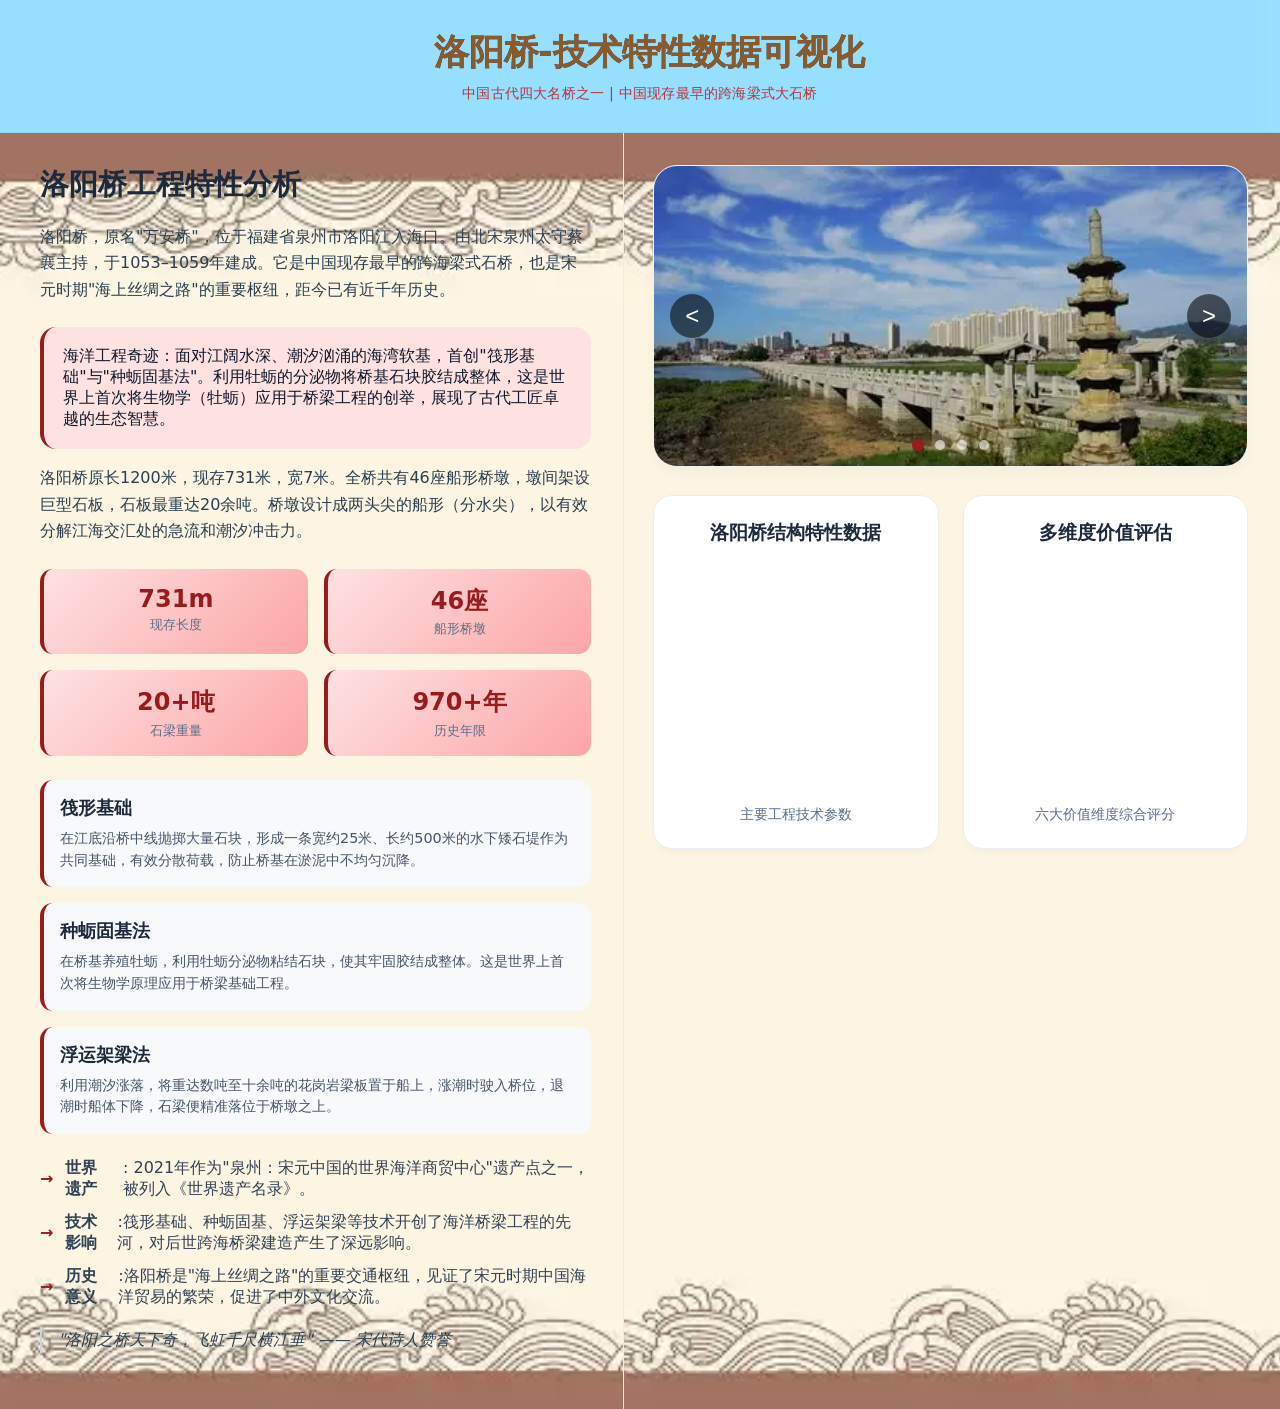
<file: luoyang.html>
<!DOCTYPE html>
<html lang="zh-CN">
<head>
<meta charset="UTF-8">
<meta name="viewport" content="width=device-width, initial-scale=1.0">
<title>洛阳桥-技术特性数据可视化</title>
<!--引入ECharts库-->
<script src="https://cdn.staticfile.org/echarts/5.4.3/echarts.min.js"></script>
<style>
*{
margin:0;
padding:0;
box-sizing: border-box;
}
html, body{
width:100%;
height:100%;
margin:0;
padding:0;
}
body{
background:#f5f7fa;
font-family:'Inter',system-ui,-apple-system,'Segoe UI',Roboto,'Helvetica Neue',sans-serif;
}
.layout-card{
width: 100%;
margin:0 auto;
background: white;
box-shadow:0 8px 20px rgba(0,0,0,0.08);
overflow: hidden;
}
.global-header {
            background: url('赵州桥背景.jpg') no-repeat center center;
            background-size: cover;
            padding: 1.8rem 2.5rem;
            border-bottom: 1px solid rgba(0, 0, 0, 0.06);
            box-shadow: 0 1px 2px rgba(0, 0, 0, 0.02);
            text-align: center;
        }

        .global-header h1 {
            font-size: 2.2rem;
            font-weight: 700;
            background: linear-gradient(135deg, #1E2A3E, #2C3E50);
            background-clip: text;
            -webkit-background-clip: text;
            color: #8b5a2b;
            letter-spacing: -0.3px;
            display: inline-block;
            padding-left: 1.2rem;
        }

        .global-header .sub {
            color: rgba(188, 11, 11, 0.8);
            margin-top: 0.5rem;
            font-size: 0.9rem;
            font-weight: 400;
            letter-spacing: 0.2px;
        }
.content-split{
display:grid;
grid-template-columns: 1fr 1.05fr;
gap:0;
}
        .left-text {
         background: url('赵州桥文字.jpg') no-repeat center center;
         background-size: cover;
         padding: 2rem 2rem 2rem 2.5rem;
         border-right: 1px solid #e9edf2;
         transition: all 0.2s;
       }
.text-card h2{
font-size: 1.8rem;
font-weight:600;
color:#1e293b;
margin-bottom: 1.2rem;
}
.text-card p{
color:#2c3e50;
line-height: 1.65;
font-size: 1rem;
margin-bottom:1.5rem;
}
.text-card .highlight{
background:#fee2e2;
padding:1.2rem;
border-radius:1rem;
margin:1rem 0;
font-weight:500;
color:#0f172a;
border-left: 4px solid #991b1b;
}
.text-card ul{
list-style: none;
margin-top:0.5rem;
}
.text-card li{
margin-bottom: 0.75rem;
display: flex;
align-items: center;
gap:0.75rem;
color:#334155;
}
.text-card li::before{
content:"→";
color:#991b1b;
font-weight: bold;
}
        .right-area {
           display: flex;
           flex-direction: column;
           background: url('赵州桥文字.jpg') no-repeat center center;
           background-size: cover;
           padding: 2rem 2rem 2rem 1.8rem;
           gap: 1.8rem;
       }
.image-carousel{
position: relative;
background:#f8fafc;
border-radius:1.5rem;
overflow: hidden;
box-shadow:0 6px 14px rgba(0,0,0,0.03);
border:1px solid #eef2f8;
min-height:260px;
display: flex;
align-items: center;
justify-content: center;
}
.carousel-img{
width:100%;
height:300px;
object-fit: cover;
}
.carousel-btn{
position: absolute;
top:50%;
transform: translateY(-50%);
background: rgba(0,0,0,0.55);
border: none;
color: white;
font-size: 1.5rem;
width: 44px;
height: 44px;
border-radius:50%;
cursor: pointer;
z-index:20;
}
.carousel-btn.prev{
left:16px;
}
.carousel-btn.next{
right:16px;
}
.carousel-dots{
position: absolute;
bottom:16px;
left:0;
right:0;
display: flex;
justify-content: center;
gap:12px;
z-index:20;
}
.dot{
width: 10px;
height:10px;
background-color: rgba(255,255,255,0.6);
border-radius: 50%;
cursor: pointer;
transition: all 0.2s;
}
.dot.active{
background-color:#991b1b;
transform: scale(1.2);
}
.charts-split{
display: grid;
grid-template-columns: 1fr 1fr;
gap: 1.5rem;
}
.chart-card{
background:#ffffff;
border-radius:1.2rem;
border: 1px solid #e9edf2;
box-shadow: 0 6px 12px -6px rgba(0,0,0,0.05);
min-height: 260px;
}
.chart-container{
padding: 1.5rem 1rem;
min-height:220px;
}
.chart-title{
font-size:1.2rem;
font-weight:600;
color:#1e2a3e;
margin-bottom:0.8rem;
text-align: center;
}
.chart-description{
font-size: 0.85rem;
color:#5b6e8c;
margin-top:0.4rem;
text-align: center;
}
.tech-stats-container{
display:grid;
grid-template-columns: repeat(2, 1fr);
gap:1rem;
margin-top:1.5rem;
}
.tech-stat-box{
background: linear-gradient(135deg,#fee2e2,#fca5a5);
padding:1rem;
border-radius: 0.8rem;
text-align: center;
border-left: 4px solid #991b1b;
}
.stat-value{
font-size: 1.5rem;
font-weight: bold;
color:#991b1b;
}
.stat-label{
font-size: 0.8rem;
color:#5b6e8c;
margin-top:0.3rem;
}
.feature-item{
background:#f8f9fa;
padding:1rem;
border-radius:0.8rem;
margin-bottom:1rem;
border-left: 4px solid #991b1b;
}
.feature-title{
color:#1e293b;
font-size:1.1rem;
font-weight:600;
margin-bottom: 0.5rem;
}
.feature-desc{
color:#475569;
line-height: 1.5;
font-size: 0.9rem;
}
@media(max-width:950px){
.content-split{
grid-template-columns:1fr;
}
.left-text{
border-right: none;
border-bottom: 1px solid #e9edf2;
padding:1.8rem;
}
.right-area{
padding:1.8rem;
}
.global-header h1{
font-size:1.8rem;
}
}
@media(max-width:640px){
.charts-split{
grid-template-columns:1fr;
gap:1rem;
}
.chart-card{
min-height: 220px;
}
.right-area{
gap:1.2rem;
}
.global-header{
padding:1.2rem 1.5rem;
}
.text-card h2{
font-size:1.5rem;
}
}
</style>
</head>
<body>
<div class="layout-card">
<!--全局头部-->
<div class="global-header">
<h1>洛阳桥-技术特性数据可视化</h1>
<div class="sub">中国古代四大名桥之一 | 中国现存最早的跨海梁式大石桥</div>
</div>

<!--内容区域:左右分开-->
<div class="content-split">
<!--左侧文字区域-->
<div class="left-text">
<div class="text-card">
<h2>洛阳桥工程特性分析</h2>
<p>洛阳桥，原名"万安桥"，位于福建省泉州市洛阳江入海口。由北宋泉州太守蔡襄主持，于1053–1059年建成。它是中国现存最早的跨海梁式石桥，也是宋元时期"海上丝绸之路"的重要枢纽，距今已有近千年历史。</p>
<div class="highlight">
海洋工程奇迹：面对江阔水深、潮汐汹涌的海湾软基，首创"筏形基础"与"种蛎固基法"。利用牡蛎的分泌物将桥基石块胶结成整体，这是世界上首次将生物学（牡蛎）应用于桥梁工程的创举，展现了古代工匠卓越的生态智慧。
</div>
<p>洛阳桥原长1200米，现存731米，宽7米。全桥共有46座船形桥墩，墩间架设巨型石板，石板最重达20余吨。桥墩设计成两头尖的船形（分水尖），以有效分解江海交汇处的急流和潮汐冲击力。</p>

<!--洛阳桥技术特性统计-->
<div class="tech-stats-container">
<div class="tech-stat-box">
<div class="stat-value">731m</div>
<div class="stat-label">现存长度</div>
</div>
<div class="tech-stat-box">
<div class="stat-value">46座</div>
<div class="stat-label">船形桥墩</div>
</div>
<div class="tech-stat-box">
<div class="stat-value">20+吨</div>
<div class="stat-label">石梁重量</div>
</div>
<div class="tech-stat-box">
<div class="stat-value">970+年</div>
<div class="stat-label">历史年限</div>
</div>
</div>

<!--技术特性详细分析-->
<div style="margin-top: 1.5rem;">
<div class="feature-item">
<div class="feature-title">筏形基础</div>
<div class="feature-desc">在江底沿桥中线抛掷大量石块，形成一条宽约25米、长约500米的水下矮石堤作为共同基础，有效分散荷载，防止桥基在淤泥中不均匀沉降。</div>
</div>
<div class="feature-item">
<div class="feature-title">种蛎固基法</div>
<div class="feature-desc">在桥基养殖牡蛎，利用牡蛎分泌物粘结石块，使其牢固胶结成整体。这是世界上首次将生物学原理应用于桥梁基础工程。</div>
</div>
<div class="feature-item">
<div class="feature-title">浮运架梁法</div>
<div class="feature-desc">利用潮汐涨落，将重达数吨至十余吨的花岗岩梁板置于船上，涨潮时驶入桥位，退潮时船体下降，石梁便精准落位于桥墩之上。</div>
</div>
</div>

<ul style="margin-top: 1.5rem;">
<li><strong>世界遗产</strong>: 2021年作为"泉州：宋元中国的世界海洋商贸中心"遗产点之一，被列入《世界遗产名录》。</li>
<li><strong>技术影响</strong>:筏形基础、种蛎固基、浮运架梁等技术开创了海洋桥梁工程的先河，对后世跨海桥梁建造产生了深远影响。</li>
<li><strong>历史意义</strong>:洛阳桥是"海上丝绸之路"的重要交通枢纽，见证了宋元时期中国海洋贸易的繁荣，促进了中外文化交流。</li>
</ul>

<p style="margin-top: 1.2rem; font-style: italic; border-left: 2px solid #cbd5e1; padding-left: 1rem;">
"洛阳之桥天下奇，飞虹千尺横江垂" —— 宋代诗人赞誉
</p>
</div>
</div>

<!--右侧区域:上下结构-->
<div class="right-area">
<!--右侧上半部分:图集轮播组件-->
<div class="image-carousel" id="luoyangCarousel">
<img class="carousel-img" id="carouselImage" src="" alt="洛阳桥图集">
<button class="carousel-btn prev" id="prevBtn" aria-label="上一张">&lt;</button>
<button class="carousel-btn next" id="nextBtn" aria-label="下一张">&gt;</button>
<div class="carousel-dots" id="dotsContainer"></div>
</div>

<!--右侧下半部分:图表区域-->
<div class="charts-split">
<!--左侧图表容器:结构特性柱状图-->
<div class="chart-card">
<div class="chart-container">
<div class="chart-title">洛阳桥结构特性数据</div>
<div id="structureChart" style="width: 100%; height:240px;"></div>
<div class="chart-description">主要工程技术参数</div>
</div>
</div>

<!--右侧图表容器:技术特性雷达图-->
<div class="chart-card">
<div class="chart-container">
<div class="chart-title">多维度价值评估</div>
<div id="radarChart" style="width: 100%; height: 240px;"></div>
<div class="chart-description">六大价值维度综合评分</div>
</div>
</div>
</div>
</div>
</div>
</div>

<script>
//洛阳桥图片轮播
// 卢沟桥图片轮播
    (function() {
        const imageList = [
            {
                src: "洛阳桥1.jpg",
                alt: "卢沟桥全景 - 华北最古老联拱石桥"
            },
            {
                src: "洛阳桥2.jpg",
                alt: "卢沟桥侧面景观与永定河"
            },
            {
                src: "洛阳桥3.jpg",
                alt: "卢沟桥石狮特写 - 形态各异"
            },
            {
                src: "洛阳桥4.jpg",
                alt: "卢沟桥夜景与灯光"
            }
        ];
        
        let currentIndex = 0;
        const carouselImg = document.getElementById('carouselImage');
        const prevBtn = document.getElementById('prevBtn');
        const nextBtn = document.getElementById('nextBtn');
        const dotsContainer = document.getElementById('dotsContainer');
        
        function generateDots() {
            dotsContainer.innerHTML = '';
            for (let i = 0; i < imageList.length; i++) {
                const dot = document.createElement('span');
                dot.classList.add('dot');
                if (i === currentIndex) dot.classList.add('active');
                dot.dataset.index = i;
                dot.addEventListener('click', (e) => {
                    e.stopPropagation();
                    const idx = parseInt(e.currentTarget.dataset.index);
                    if (!isNaN(idx) && idx !== currentIndex) {
                        currentIndex = idx;
                        updateImageAndDots();
                    }
                });
                dotsContainer.appendChild(dot);
            }
        }
        
        function updateImageAndDots() {
            if (!imageList.length) return;
            const currentImage = imageList[currentIndex];
            carouselImg.src = currentImage.src;
            carouselImg.alt = currentImage.alt;
            
            const dots = document.querySelectorAll('.dot');
            dots.forEach((dot, idx) => {
                if (idx === currentIndex) {
                    dot.classList.add('active');
                } else {
                    dot.classList.remove('active');
                }
            });
        }
        
        function nextImage() {
            if (imageList.length === 0) return;
            currentIndex = (currentIndex + 1) % imageList.length;
            updateImageAndDots();
        }
        
        function prevImage() {
            if (imageList.length === 0) return;
            currentIndex = (currentIndex - 1 + imageList.length) % imageList.length;
            updateImageAndDots();
        }
        
        function initCarousel() {
            if (imageList.length === 0) {
                carouselImg.src = "https://picsum.photos/id/104/800/500?grayscale";
                carouselImg.alt = "暂无卢沟桥图片";
                return;
            }
            generateDots();
            currentIndex = 0;
            updateImageAndDots();
            
            if (prevBtn) prevBtn.addEventListener('click', (e) => {
                e.preventDefault();
                prevImage();
            });
            if (nextBtn) nextBtn.addEventListener('click', (e) => {
                e.preventDefault();
                nextImage();
            });
            
            window.addEventListener('keydown', (e) => {
                if (e.key === 'ArrowLeft') {
                    prevImage();
                    e.preventDefault();
                } else if (e.key === 'ArrowRight') {
                    nextImage();
                    e.preventDefault();
                }
            });
        }
        
        function handleImageError() {
            const fallbackImages = [
                "https://picsum.photos/id/20/800/500?grayscale",
                "https://picsum.photos/id/96/800/500?grayscale"
            ];
            let usedFallback = false;
            carouselImg.onerror = function() {
                if (!usedFallback) {
                    usedFallback = true;
                    carouselImg.src = fallbackImages[0];
                    carouselImg.alt = "卢沟桥示意图片 (备用)";
                }
            };
        }
        
        initCarousel();
        handleImageError();
    })();

//初始化ECharts图表
document.addEventListener('DOMContentLoaded', function(){
if(typeof echarts==='undefined'){
console.error("ECharts未加载成功");
return;
}

//1.结构特性柱状图
const structureChart= echarts.init(document.getElementById('structureChart'));
const structureOption={
tooltip:{
trigger:'axis',
axisPointer:{ type:'shadow'},
formatter: function(params){
let result= params[0].name+'<br/>';
params.forEach(function(item){
result+= item.marker+ item.seriesName+':'+ item.value;
if(item.seriesName==='数值'){
if(params[0].name==='桥身长度'||params[0].name==='桥面宽度'){
result+='米';
}else if(params[0].name==='历史年限'){
result+='年';
}else if(params[0].name==='桥墩数量'){
result+='座';
}else if(params[0].name==='石梁重量'){
result+='吨';
}
}
result+='<br/>';
});
return result;
}
},
grid:{
left:'3%',
right:'4%',
bottom:'3%',
top:'10%',
containLabel: true
},
xAxis:{
type:'category',
data:['桥身长度','桥墩数量','桥面宽度','历史年限','石梁重量'],
axisLine:{lineStyle:{color:'#7f8c8d'}},
axisLabel:{color:'#5b6e8c',fontSize: 12}
},
yAxis:{
type:'value',
name:'数值',
axisLine:{lineStyle:{color:'#7f8c8d'}},
axisLabel:{color:'#5b6e8c',fontSize: 12},
splitLine:{lineStyle:{color:'#e9edf2'}}
},
series:[{
name:'数值',
type:'bar',
barWidth:'60%',
data:[
{value: 731, itemStyle:{color:'#991b1b'}},
{value: 46, itemStyle:{color:'#b91c1c'}},
{value: 7, itemStyle:{color:'#dc2626'}},
{value: 970, itemStyle:{color:'#ef4444'}},
{value: 20, itemStyle:{color:'#f87171'}}
],
label:{
show: true,
position:'top',
color:'#1e293b',
fontWeight:'bold',
fontSize: 12,
formatter: function(params){
if(params.dataIndex === 0) return params.value+'m';
if(params.dataIndex === 1) return params.value+'座';
if(params.dataIndex === 2) return params.value+'m';
if(params.dataIndex === 3) return params.value+'年';
if(params.dataIndex === 4) return params.value+'吨';
}
},
itemStyle:{
borderRadius:[4, 4, 0, 0]
}
}]
};
structureChart.setOption(structureOption);

//2.多维度价值雷达图
const radarChart= echarts.init(document.getElementById('radarChart'));
const radarOption={
tooltip:{
trigger:'item'
},
radar:{
indicator:[
{name:'工程创新',max:10},
{name:'生态智慧',max:10},
{name:'历史价值',max:10},
{name:'文化意义',max:10},
{name:'科学价值',max:10},
{name:'世界影响',max:10}
],
center:['50%','50%'],
radius:'60%',
axisName:{
color:'#5b6e8c',
fontSize: 12
},
splitLine:{
lineStyle:{
color:'#e9edf2'
}
},
splitArea:{
show: true,
areaStyle:{
color:['rgba(255,255,255,0.8)','rgba(240,242,245,0.6)']
}
},
axisLine:{
lineStyle:{
color:'#cbd5e1'
}
}
},
series:[
{
type:'radar',
data:[
{
value:[9.2, 9.5, 9.0, 8.8, 9.3, 8.7],
name:'洛阳桥',
areaStyle:{
color:'rgba(153, 27, 27, 0.3)'
},
lineStyle:{
color:'#991b1b',
width: 2
},
itemStyle:{
color:'#991b1b'
},
label:{
show: true,
formatter: function(params){
return params.value;
},
color:'#1e293b',
fontWeight:'bold',
fontSize: 11
}
}
]
}
]
};
radarChart.setOption(radarOption);

//窗口大小变化时重绘
window.addEventListener('resize', function(){
structureChart.resize();
radarChart.resize();
});
});
</script>
</body>
</html>
</file>
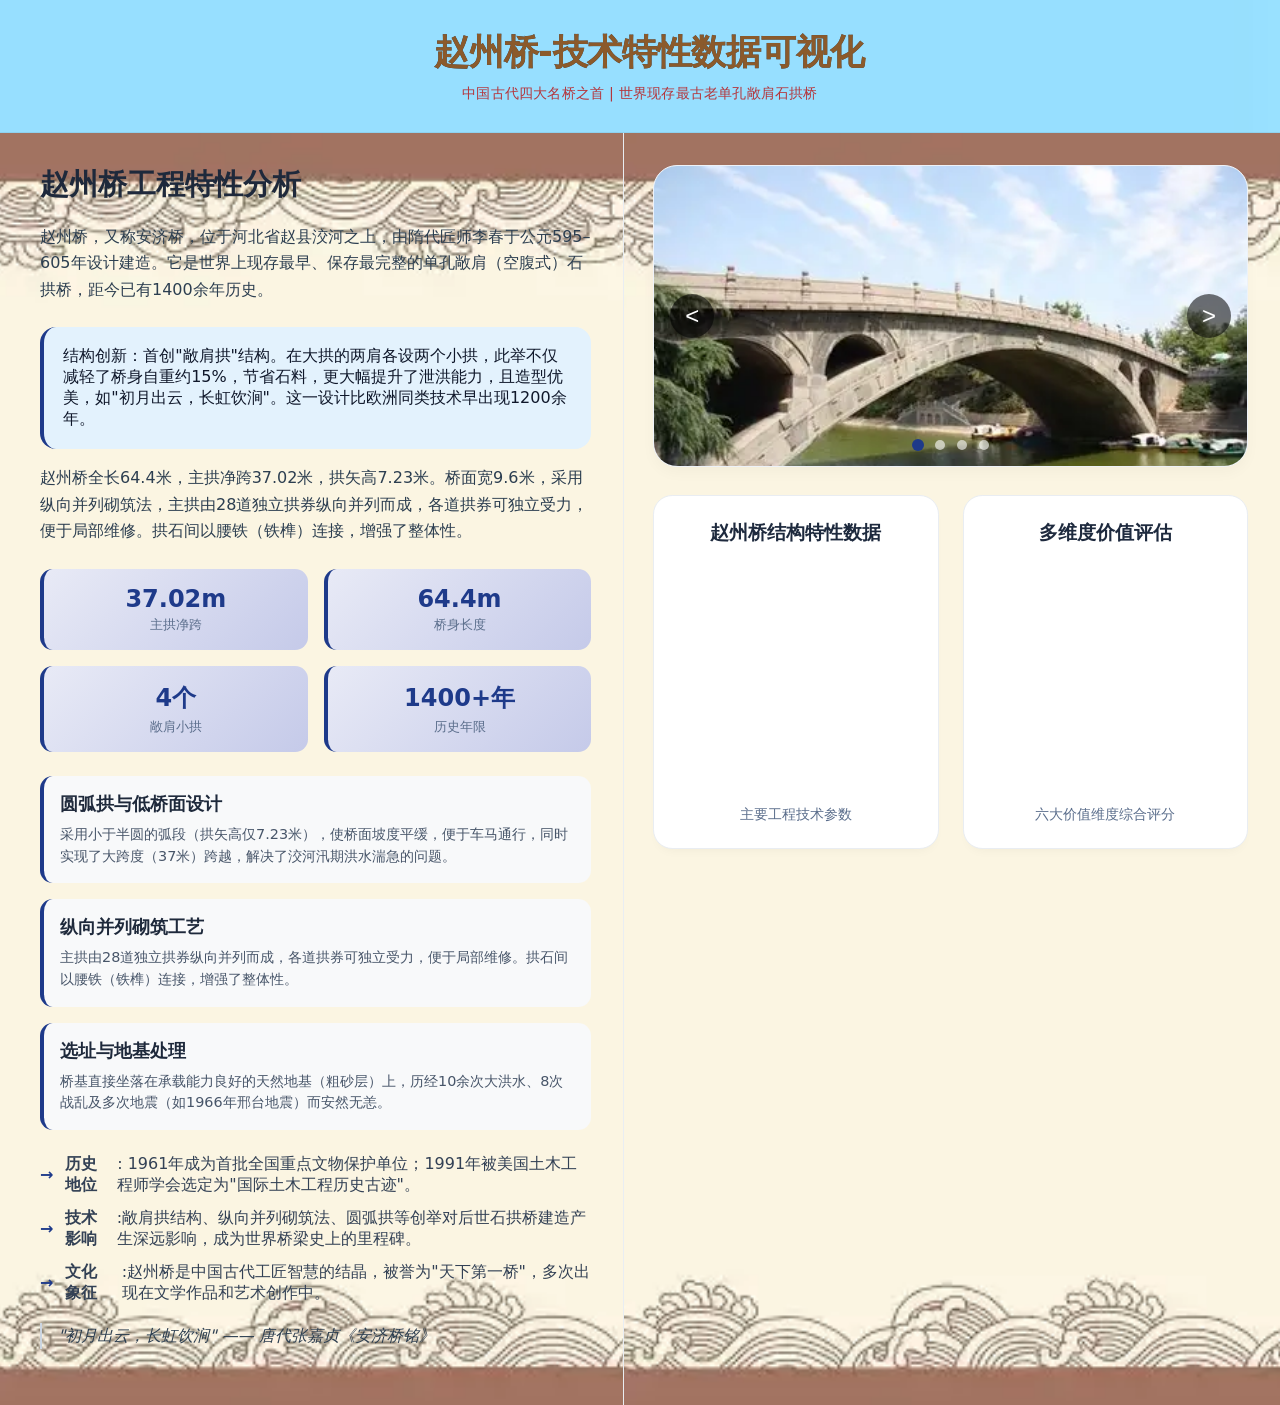
<file: zhaozhou.html>
<!DOCTYPE html>
<html lang="zh-CN">
<head>
<meta charset="UTF-8">
<meta name="viewport" content="width=device-width, initial-scale=1.0">
<title>赵州桥-技术特性数据可视化</title>
<!--引入ECharts库-->
<script src="https://cdn.staticfile.org/echarts/5.4.3/echarts.min.js"></script>
<style>
*{
margin:0;
padding:0;
box-sizing: border-box;
}
html, body{
width:100%;
height:100%;
margin:0;
padding:0;
}
body{
background:#f5f7fa;
font-family:'Inter',system-ui,-apple-system,'Segoe UI',Roboto,'Helvetica Neue',sans-serif;
}
.layout-card{
width: 100%;
margin:0 auto;
background: white;
box-shadow:0 8px 20px rgba(0,0,0,0.08);
overflow: hidden;
}
.global-header {
            background: url('赵州桥背景.jpg') no-repeat center center;
            background-size: cover;
            padding: 1.8rem 2.5rem;
            border-bottom: 1px solid rgba(0, 0, 0, 0.06);
            box-shadow: 0 1px 2px rgba(0, 0, 0, 0.02);
            text-align: center;
        }

        .global-header h1 {
            font-size: 2.2rem;
            font-weight: 700;
            background: linear-gradient(135deg, #1E2A3E, #2C3E50);
            background-clip: text;
            -webkit-background-clip: text;
            color: #8b5a2b;
            letter-spacing: -0.3px;
            display: inline-block;
            padding-left: 1.2rem;
        }

        .global-header .sub {
            color: rgba(188, 11, 11, 0.8);
            margin-top: 0.5rem;
            font-size: 0.9rem;
            font-weight: 400;
            letter-spacing: 0.2px;
        }

.content-split{
display:grid;
grid-template-columns: 1fr 1.05fr;
gap:0;
}
        .left-text {
         background: url('赵州桥文字.jpg') no-repeat center center;
         background-size: cover;
         padding: 2rem 2rem 2rem 2.5rem;
         border-right: 1px solid #e9edf2;
         transition: all 0.2s;
       }
.text-card h2{
font-size: 1.8rem;
font-weight:600;
color:#1e293b;
margin-bottom: 1.2rem;
}
.text-card p{
color:#2c3e50;
line-height: 1.65;
font-size: 1rem;
margin-bottom:1.5rem;
}
.text-card .highlight{
background:#e3f2fd;
padding:1.2rem;
border-radius:1rem;
margin:1rem 0;
font-weight:500;
color:#0f172a;
border-left: 4px solid #1e3a8a;
}
.text-card ul{
list-style: none;
margin-top:0.5rem;
}
.text-card li{
margin-bottom: 0.75rem;
display: flex;
align-items: center;
gap:0.75rem;
color:#334155;
}
.text-card li::before{
content:"→";
color:#1e3a8a;
font-weight: bold;
}
        .right-area {
           display: flex;
           flex-direction: column;
           background: url('赵州桥文字.jpg') no-repeat center center;
           background-size: cover;
           padding: 2rem 2rem 2rem 1.8rem;
           gap: 1.8rem;
       }
.image-carousel{
position: relative;
background:#f8fafc;
border-radius:1.5rem;
overflow: hidden;
box-shadow:0 6px 14px rgba(0,0,0,0.03);
border:1px solid #eef2f8;
min-height:260px;
display: flex;
align-items: center;
justify-content: center;
}
.carousel-img{
width:100%;
height:300px;
object-fit: cover;
}
.carousel-btn{
position: absolute;
top:50%;
transform: translateY(-50%);
background: rgba(0,0,0,0.55);
border: none;
color: white;
font-size: 1.5rem;
width: 44px;
height: 44px;
border-radius:50%;
cursor: pointer;
z-index:20;
}
.carousel-btn.prev{
left:16px;
}
.carousel-btn.next{
right:16px;
}
.carousel-dots{
position: absolute;
bottom:16px;
left:0;
right:0;
display: flex;
justify-content: center;
gap:12px;
z-index:20;
}
.dot{
width: 10px;
height:10px;
background-color: rgba(255,255,255,0.6);
border-radius: 50%;
cursor: pointer;
transition: all 0.2s;
}
.dot.active{
background-color:#1e3a8a;
transform: scale(1.2);
}
.charts-split{
display: grid;
grid-template-columns: 1fr 1fr;
gap: 1.5rem;
}
.chart-card{
background:#ffffff;
border-radius:1.2rem;
border: 1px solid #e9edf2;
box-shadow: 0 6px 12px -6px rgba(0,0,0,0.05);
min-height: 260px;
}
.chart-container{
padding: 1.5rem 1rem;
min-height:220px;
}
.chart-title{
font-size:1.2rem;
font-weight:600;
color:#1e2a3e;
margin-bottom:0.8rem;
text-align: center;
}
.chart-description{
font-size: 0.85rem;
color:#5b6e8c;
margin-top:0.4rem;
text-align: center;
}
.tech-stats-container{
display:grid;
grid-template-columns: repeat(2, 1fr);
gap:1rem;
margin-top:1.5rem;
}
.tech-stat-box{
background: linear-gradient(135deg,#e8eaf6,#c5cae9);
padding:1rem;
border-radius: 0.8rem;
text-align: center;
border-left: 4px solid #1e3a8a;
}
.stat-value{
font-size: 1.5rem;
font-weight: bold;
color:#1e3a8a;
}
.stat-label{
font-size: 0.8rem;
color:#5b6e8c;
margin-top:0.3rem;
}
.feature-item{
background:#f8f9fa;
padding:1rem;
border-radius:0.8rem;
margin-bottom:1rem;
border-left: 4px solid #1e3a8a;
}
.feature-title{
color:#1e293b;
font-size:1.1rem;
font-weight:600;
margin-bottom: 0.5rem;
}
.feature-desc{
color:#475569;
line-height: 1.5;
font-size: 0.9rem;
}
@media(max-width:950px){
.content-split{
grid-template-columns:1fr;
}
.left-text{
border-right: none;
border-bottom: 1px solid #e9edf2;
padding:1.8rem;
}
.right-area{
padding:1.8rem;
}
.global-header h1{
font-size:1.8rem;
}
}
@media(max-width:640px){
.charts-split{
grid-template-columns:1fr;
gap:1rem;
}
.chart-card{
min-height: 220px;
}
.right-area{
gap:1.2rem;
}
.global-header{
padding:1.2rem 1.5rem;
}
.text-card h2{
font-size:1.5rem;
}
}
</style>
</head>
<body>
<div class="layout-card">
<!--全局头部-->
<div class="global-header">
<h1>赵州桥-技术特性数据可视化</h1>
<div class="sub">中国古代四大名桥之首 | 世界现存最古老单孔敞肩石拱桥</div>
</div>

<!--内容区域:左右分开-->
<div class="content-split">
<!--左侧文字区域-->
<div class="left-text">
<div class="text-card">
<h2>赵州桥工程特性分析</h2>
<p>赵州桥，又称安济桥，位于河北省赵县洨河之上，由隋代匠师李春于公元595–605年设计建造。它是世界上现存最早、保存最完整的单孔敞肩（空腹式）石拱桥，距今已有1400余年历史。</p>
<div class="highlight">
结构创新：首创"敞肩拱"结构。在大拱的两肩各设两个小拱，此举不仅减轻了桥身自重约15%，节省石料，更大幅提升了泄洪能力，且造型优美，如"初月出云，长虹饮涧"。这一设计比欧洲同类技术早出现1200余年。
</div>
<p>赵州桥全长64.4米，主拱净跨37.02米，拱矢高7.23米。桥面宽9.6米，采用纵向并列砌筑法，主拱由28道独立拱券纵向并列而成，各道拱券可独立受力，便于局部维修。拱石间以腰铁（铁榫）连接，增强了整体性。</p>

<!--赵州桥技术特性统计-->
<div class="tech-stats-container">
<div class="tech-stat-box">
<div class="stat-value">37.02m</div>
<div class="stat-label">主拱净跨</div>
</div>
<div class="tech-stat-box">
<div class="stat-value">64.4m</div>
<div class="stat-label">桥身长度</div>
</div>
<div class="tech-stat-box">
<div class="stat-value">4个</div>
<div class="stat-label">敞肩小拱</div>
</div>
<div class="tech-stat-box">
<div class="stat-value">1400+年</div>
<div class="stat-label">历史年限</div>
</div>
</div>

<!--技术特性详细分析-->
<div style="margin-top: 1.5rem;">
<div class="feature-item">
<div class="feature-title">圆弧拱与低桥面设计</div>
<div class="feature-desc">采用小于半圆的弧段（拱矢高仅7.23米），使桥面坡度平缓，便于车马通行，同时实现了大跨度（37米）跨越，解决了洨河汛期洪水湍急的问题。</div>
</div>
<div class="feature-item">
<div class="feature-title">纵向并列砌筑工艺</div>
<div class="feature-desc">主拱由28道独立拱券纵向并列而成，各道拱券可独立受力，便于局部维修。拱石间以腰铁（铁榫）连接，增强了整体性。</div>
</div>
<div class="feature-item">
<div class="feature-title">选址与地基处理</div>
<div class="feature-desc">桥基直接坐落在承载能力良好的天然地基（粗砂层）上，历经10余次大洪水、8次战乱及多次地震（如1966年邢台地震）而安然无恙。</div>
</div>
</div>

<ul style="margin-top: 1.5rem;">
<li><strong>历史地位</strong>: 1961年成为首批全国重点文物保护单位；1991年被美国土木工程师学会选定为"国际土木工程历史古迹"。</li>
<li><strong>技术影响</strong>:敞肩拱结构、纵向并列砌筑法、圆弧拱等创举对后世石拱桥建造产生深远影响，成为世界桥梁史上的里程碑。</li>
<li><strong>文化象征</strong>:赵州桥是中国古代工匠智慧的结晶，被誉为"天下第一桥"，多次出现在文学作品和艺术创作中。</li>
</ul>

<p style="margin-top: 1.2rem; font-style: italic; border-left: 2px solid #cbd5e1; padding-left: 1rem;">
"初月出云，长虹饮涧" —— 唐代张嘉贞《安济桥铭》
</p>
</div>
</div>

<!--右侧区域:上下结构-->
<div class="right-area">
<!--右侧上半部分:图集轮播组件-->
<div class="image-carousel" id="zhaozhouCarousel">
<img class="carousel-img" id="carouselImage" src="" alt="赵州桥图集">
<button class="carousel-btn prev" id="prevBtn" aria-label="上一张">&lt;</button>
<button class="carousel-btn next" id="nextBtn" aria-label="下一张">&gt;</button>
<div class="carousel-dots" id="dotsContainer"></div>
</div>

<!--右侧下半部分:图表区域-->
<div class="charts-split">
<!--左侧图表容器:结构特性柱状图-->
<div class="chart-card">
<div class="chart-container">
<div class="chart-title">赵州桥结构特性数据</div>
<div id="structureChart" style="width: 100%; height:240px;"></div>
<div class="chart-description">主要工程技术参数</div>
</div>
</div>

<!--右侧图表容器:技术影响雷达图-->
<div class="chart-card">
<div class="chart-container">
<div class="chart-title">多维度价值评估</div>
<div id="radarChart" style="width: 100%; height: 240px;"></div>
<div class="chart-description">六大价值维度综合评分</div>
</div>
</div>
</div>
</div>
</div>
</div>

<script>
//赵州桥图片轮播
(function(){
const imageList=[
{src:"赵州桥1.jpg",alt:"赵州桥全景-世界最古老单孔敞肩石拱桥"},
{src:"赵州桥2.jpg",alt:"赵州桥侧面景观与敞肩拱结构"},
{src:"赵州桥3.jpg",alt:"赵州桥桥面与雕刻细节"},
{src:"赵州桥4.jpg",alt:"赵州桥历史影像"}
];
let currentIndex= 0;
const carouselImg= document.getElementById('carouselImage');
const prevBtn= document.getElementById('prevBtn');
const nextBtn= document.getElementById('nextBtn');
const dotsContainer= document.getElementById('dotsContainer');

function generateDots(){
dotsContainer.innerHTML='';
for(let i= 0; i< imageList.length; i++){
const dot= document.createElement('span');
dot.classList.add('dot');
if(i=== currentIndex) dot.classList.add('active');
dot.dataset.index= i;
dot.addEventListener('click',(e)=>{
e.stopPropagation();
const idx= parseInt(e.currentTarget.dataset.index);
if(!isNaN(idx)&& idx!== currentIndex){
currentIndex= idx;
updateImageAndDots();
}
});
dotsContainer.appendChild(dot);
}
}

function updateImageAndDots(){
if(!imageList.length) return;
const currentImage= imageList[currentIndex];
carouselImg.src= currentImage.src;
carouselImg.alt= currentImage.alt;
const dots= document.querySelectorAll('.dot');
dots.forEach((dot, idx)=>{
if(idx=== currentIndex){
dot.classList.add('active');
}else{
dot.classList.remove('active');
}
});
}

function nextImage(){
if(imageList.length=== 0) return;
currentIndex=(currentIndex+1)%imageList.length;
updateImageAndDots();
}

function prevImage(){
if(imageList.length=== 0) return;
currentIndex=(currentIndex- 1+ imageList.length)% imageList.length;
updateImageAndDots();
}

function initCarousel(){
if(imageList.length === 0){
carouselImg.src= "https://picsum.photos/id/104/800/500?grayscale";
carouselImg.alt="暂无赵州桥图片";
return;
}
generateDots();
currentIndex=0;
updateImageAndDots();

if(prevBtn) prevBtn.addEventListener('click',(e)=>{
e.preventDefault();
prevImage();
});
if(nextBtn) nextBtn.addEventListener('click',(e)=>{
e.preventDefault();
nextImage();
});

window.addEventListener('keydown',(e)=>{
if(e.key==='ArrowLeft'){
prevImage();
e.preventDefault();
}else if(e.key==='ArrowRight'){
nextImage();
e.preventDefault();
}
});
}

initCarousel();
setInterval(nextImage, 4000);
})();

//初始化ECharts图表
document.addEventListener('DOMContentLoaded', function(){
if(typeof echarts==='undefined'){
console.error("ECharts未加载成功");
return;
}

//1.结构特性柱状图
const structureChart= echarts.init(document.getElementById('structureChart'));
const structureOption={
tooltip:{
trigger:'axis',
axisPointer:{ type:'shadow'},
formatter: function(params){
let result= params[0].name+'<br/>';
params.forEach(function(item){
result+= item.marker+ item.seriesName+':'+ item.value;
if(item.seriesName==='数值'){
if(params[0].name==='桥身长度'||params[0].name==='主拱净跨'||params[0].name==='拱矢高'){
result+='米';
}else if(params[0].name==='历史年限'){
result+='年';
}
}
result+='<br/>';
});
return result;
}
},
grid:{
left:'3%',
right:'4%',
bottom:'3%',
top:'10%',
containLabel: true
},
xAxis:{
type:'category',
data:['桥身长度','主拱净跨','拱矢高','历史年限','敞肩小拱'],
axisLine:{lineStyle:{color:'#7f8c8d'}},
axisLabel:{color:'#5b6e8c',fontSize: 12}
},
yAxis:{
type:'value',
name:'数值',
axisLine:{lineStyle:{color:'#7f8c8d'}},
axisLabel:{color:'#5b6e8c',fontSize: 12},
splitLine:{lineStyle:{color:'#e9edf2'}}
},
series:[{
name:'数值',
type:'bar',
barWidth:'60%',
data:[
{value: 64.4, itemStyle:{color:'#1e3a8a'}},
{value: 37.02, itemStyle:{color:'#1e40af'}},
{value: 7.23, itemStyle:{color:'#3b82f6'}},
{value: 1400, itemStyle:{color:'#60a5fa'}},
{value: 4, itemStyle:{color:'#93c5fd'}}
],
label:{
show: true,
position:'top',
color:'#1e293b',
fontWeight:'bold',
fontSize: 12,
formatter: function(params){
if(params.dataIndex === 0) return params.value+'m';
if(params.dataIndex === 1) return params.value+'m';
if(params.dataIndex === 2) return params.value+'m';
if(params.dataIndex === 3) return params.value+'年';
if(params.dataIndex === 4) return params.value+'个';
}
},
itemStyle:{
borderRadius:[4, 4, 0, 0]
}
}]
};
structureChart.setOption(structureOption);

//2.多维度价值雷达图
const radarChart= echarts.init(document.getElementById('radarChart'));
const radarOption={
tooltip:{
trigger:'item'
},
radar:{
indicator:[
{name:'结构创新',max:10},
{name:'耐久性',max:10},
{name:'工艺水平',max:10},
{name:'历史影响',max:10},
{name:'文化价值',max:10},
{name:'科学价值',max:10}
],
center:['50%','50%'],
radius:'60%',
axisName:{
color:'#5b6e8c',
fontSize: 12
},
splitLine:{
lineStyle:{
color:'#e9edf2'
}
},
splitArea:{
show: true,
areaStyle:{
color:['rgba(255,255,255,0.8)','rgba(240,242,245,0.6)']
}
},
axisLine:{
lineStyle:{
color:'#cbd5e1'
}
}
},
series:[
{
type:'radar',
data:[
{
value:[9.8, 9.5, 9.2, 9.7, 8.9, 9.3],
name:'赵州桥',
areaStyle:{
color:'rgba(30, 58, 138, 0.3)'
},
lineStyle:{
color:'#1e3a8a',
width: 2
},
itemStyle:{
color:'#1e3a8a'
},
label:{
show: true,
formatter: function(params){
return params.value;
},
color:'#1e293b',
fontWeight:'bold',
fontSize: 11
}
}
]
}
]
};
radarChart.setOption(radarOption);

//窗口大小变化时重绘
window.addEventListener('resize', function(){
structureChart.resize();
radarChart.resize();
});
});
</script>
</body>
</html>
</file>
